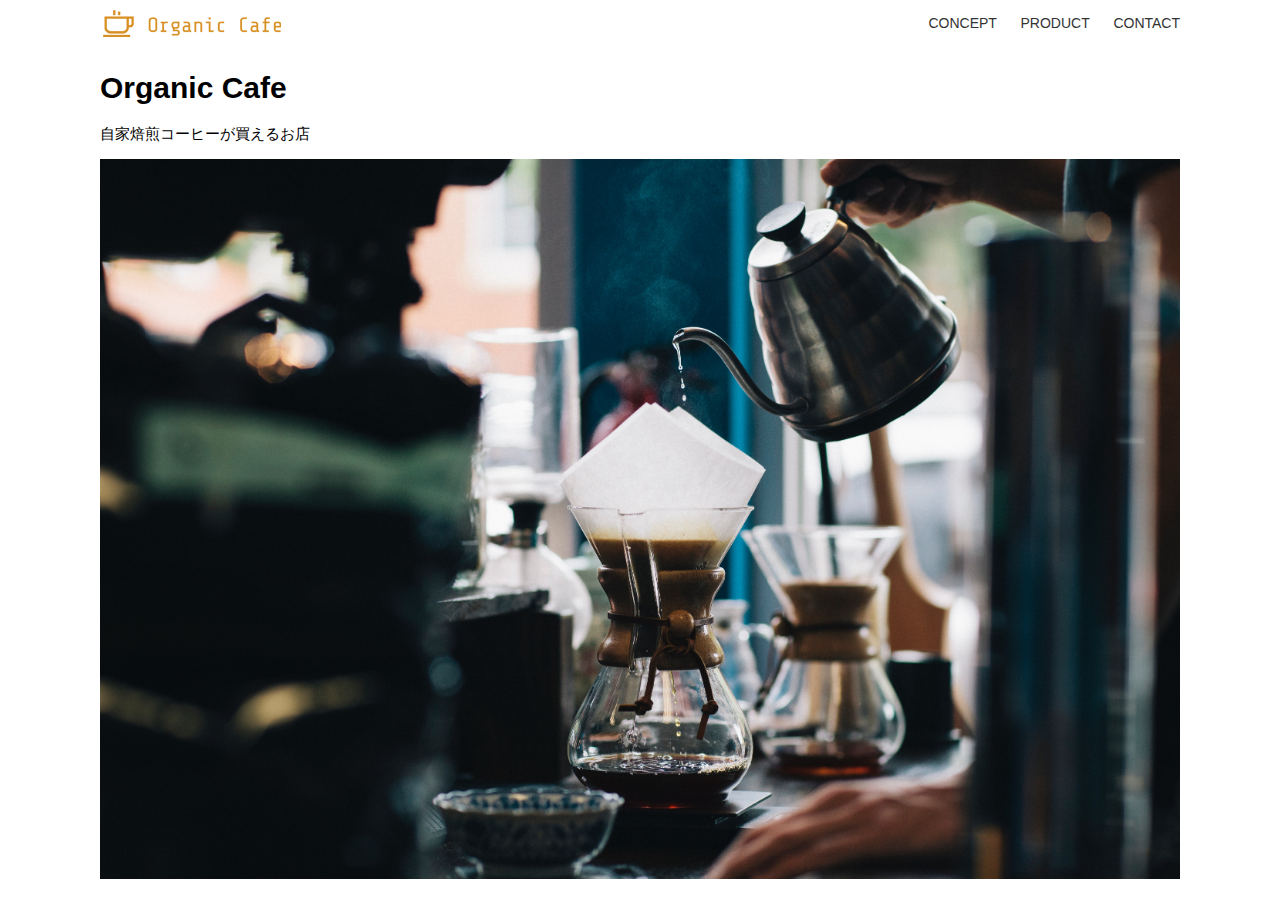
<file: kadai_013/index.html>
<!DOCTYPE html>
<html>
<head>
  <title>Organic Cafe</title>
  <meta charset="UTF-8" />
  <meta name="description" content="自家焙煎のコーヒーがお家で楽しめるOrganic Cafeの公式サイトです。" />
  <meta name="viewport" content="width=device-width, initial-scale=1.0" />
  <link rel="stylesheet" href="style.css" />
</head>
<body>
  <!-- ヘッダー -->
  <header>
    <!-- ロゴ -->
    <a href="index.html" id="logo"><img src="images/logo.png" alt="トップページに戻る" /></a>

    <!-- PC用ナビゲーション -->
    <nav id="nav-pc">
      <a href="index.html#concept">CONCEPT</a>
      <a href="index.html#product">PRODUCT</a>
      <a href="index.html#contact">CONTACT</a>
    </nav>

    <!-- スマホ用ハンバーガーメニュー -->
    <img id="menu-sp" src="images/button-menu.png" alt="ナビゲーションを開く"
         onclick="document.getElementById('nav-sp').style.display = 'block'" />
     <!-- スマホ用ナビゲーション -->
    <nav id="nav-sp" style="display: none;">
      <!-- 閉じるボタン -->
      <img id="close" src="images/button-close.png" alt="ナビゲーションを閉じる"
           onclick="document.getElementById('nav-sp').style.display = 'none'" />

      <!-- ロゴ -->
      <a id="logo-sp" href="index.html" onclick="document.getElementById('nav-sp').style.display = 'none'">
        <img src="images/logo-sp.png" alt="トップページに戻る" />
      </a>

      <!-- メニュー -->
      <a class="menu" href="index.html#concept"
         onclick="document.getElementById('nav-sp').style.display = 'none'">CONCEPT</a>
      <a class="menu" href="index.html#product"
         onclick="document.getElementById('nav-sp').style.display = 'none'">PRODUCT</a>
      <a class="menu" href="index.html#contact"
         onclick="document.getElementById('nav-sp').style.display = 'none'">CONTACT</a>
    </nav>
  </header>
        

  <main>
    <article>
      <!-- メインビジュアル -->
      <section id="main-visual">
        <div id="main-message">
          <h1>Organic Cafe</h1>
          <p>自家焙煎コーヒーが買えるお店</p>
        </div>
        <img src="images/main-image.jpg" alt="コーヒーをハンドドリップで淹れている様子" />
      </section>
    </article>
  </main>
</body>
</html>
</file>
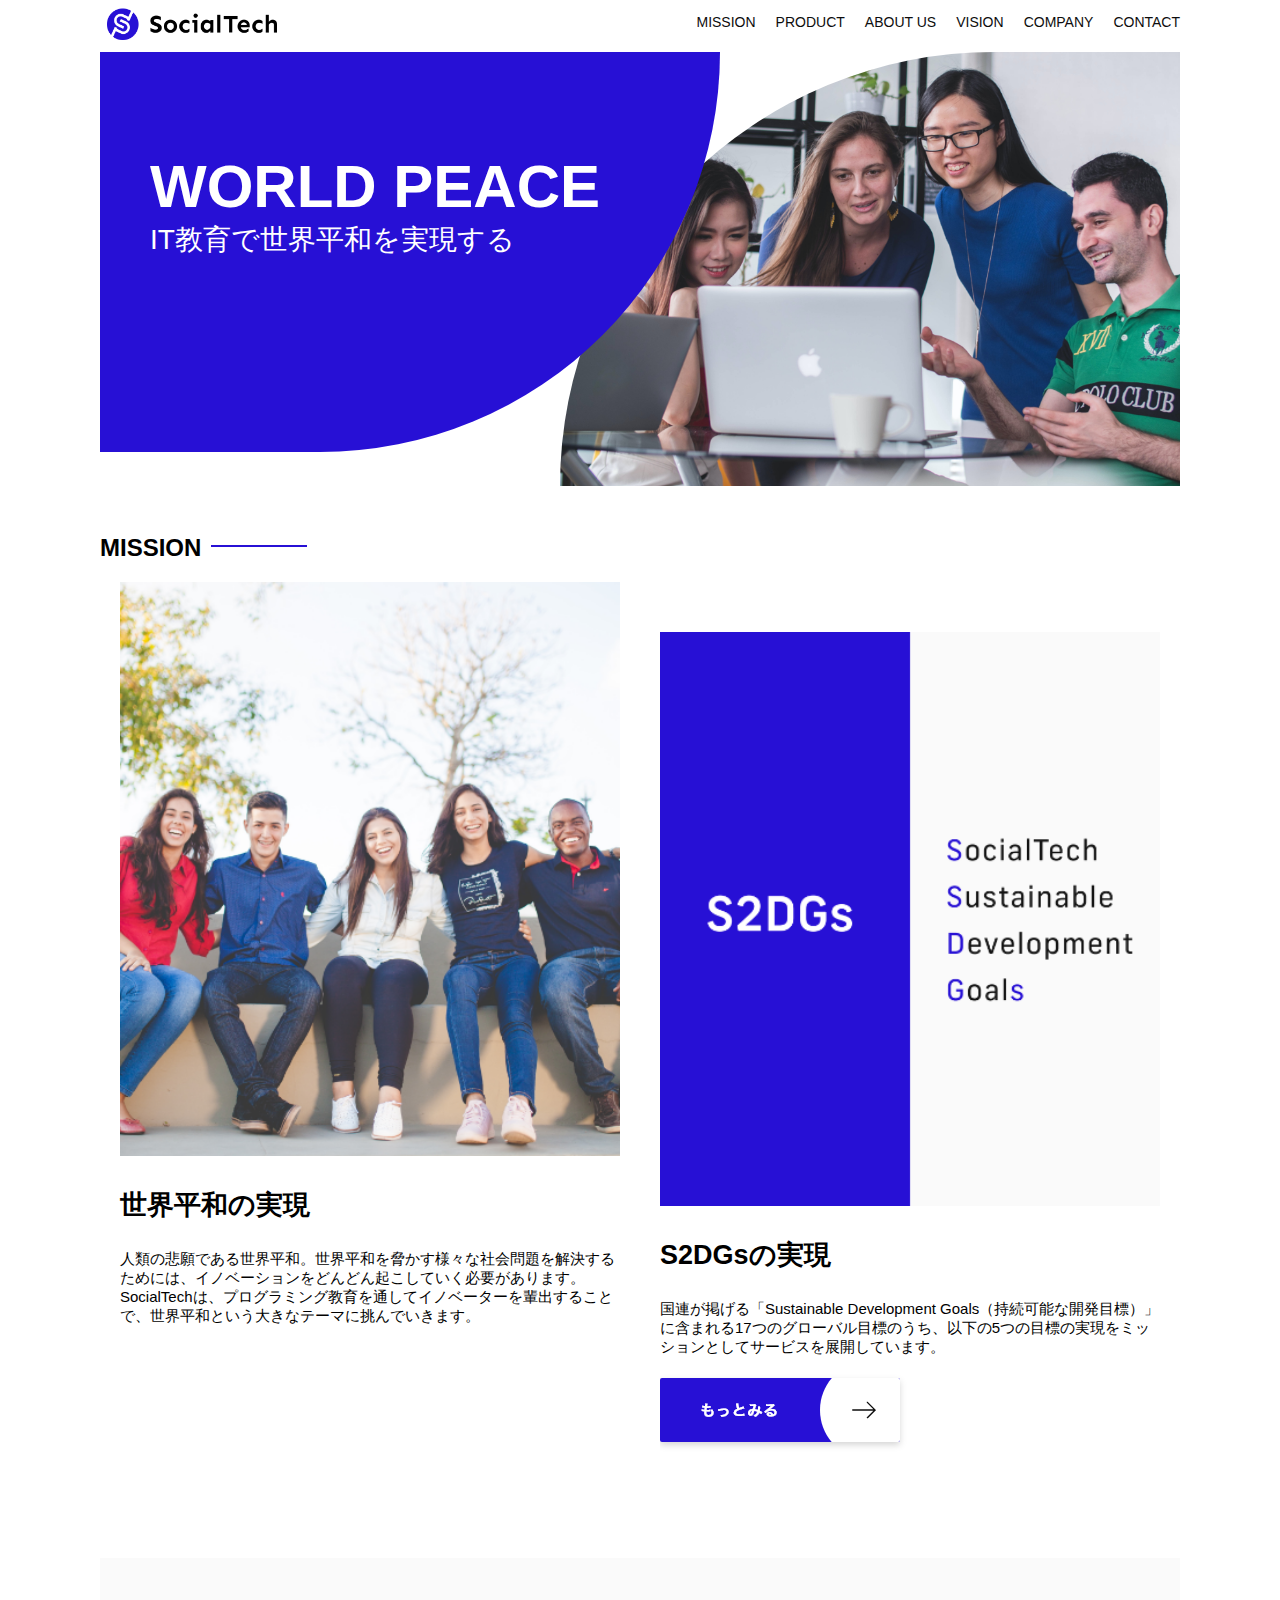
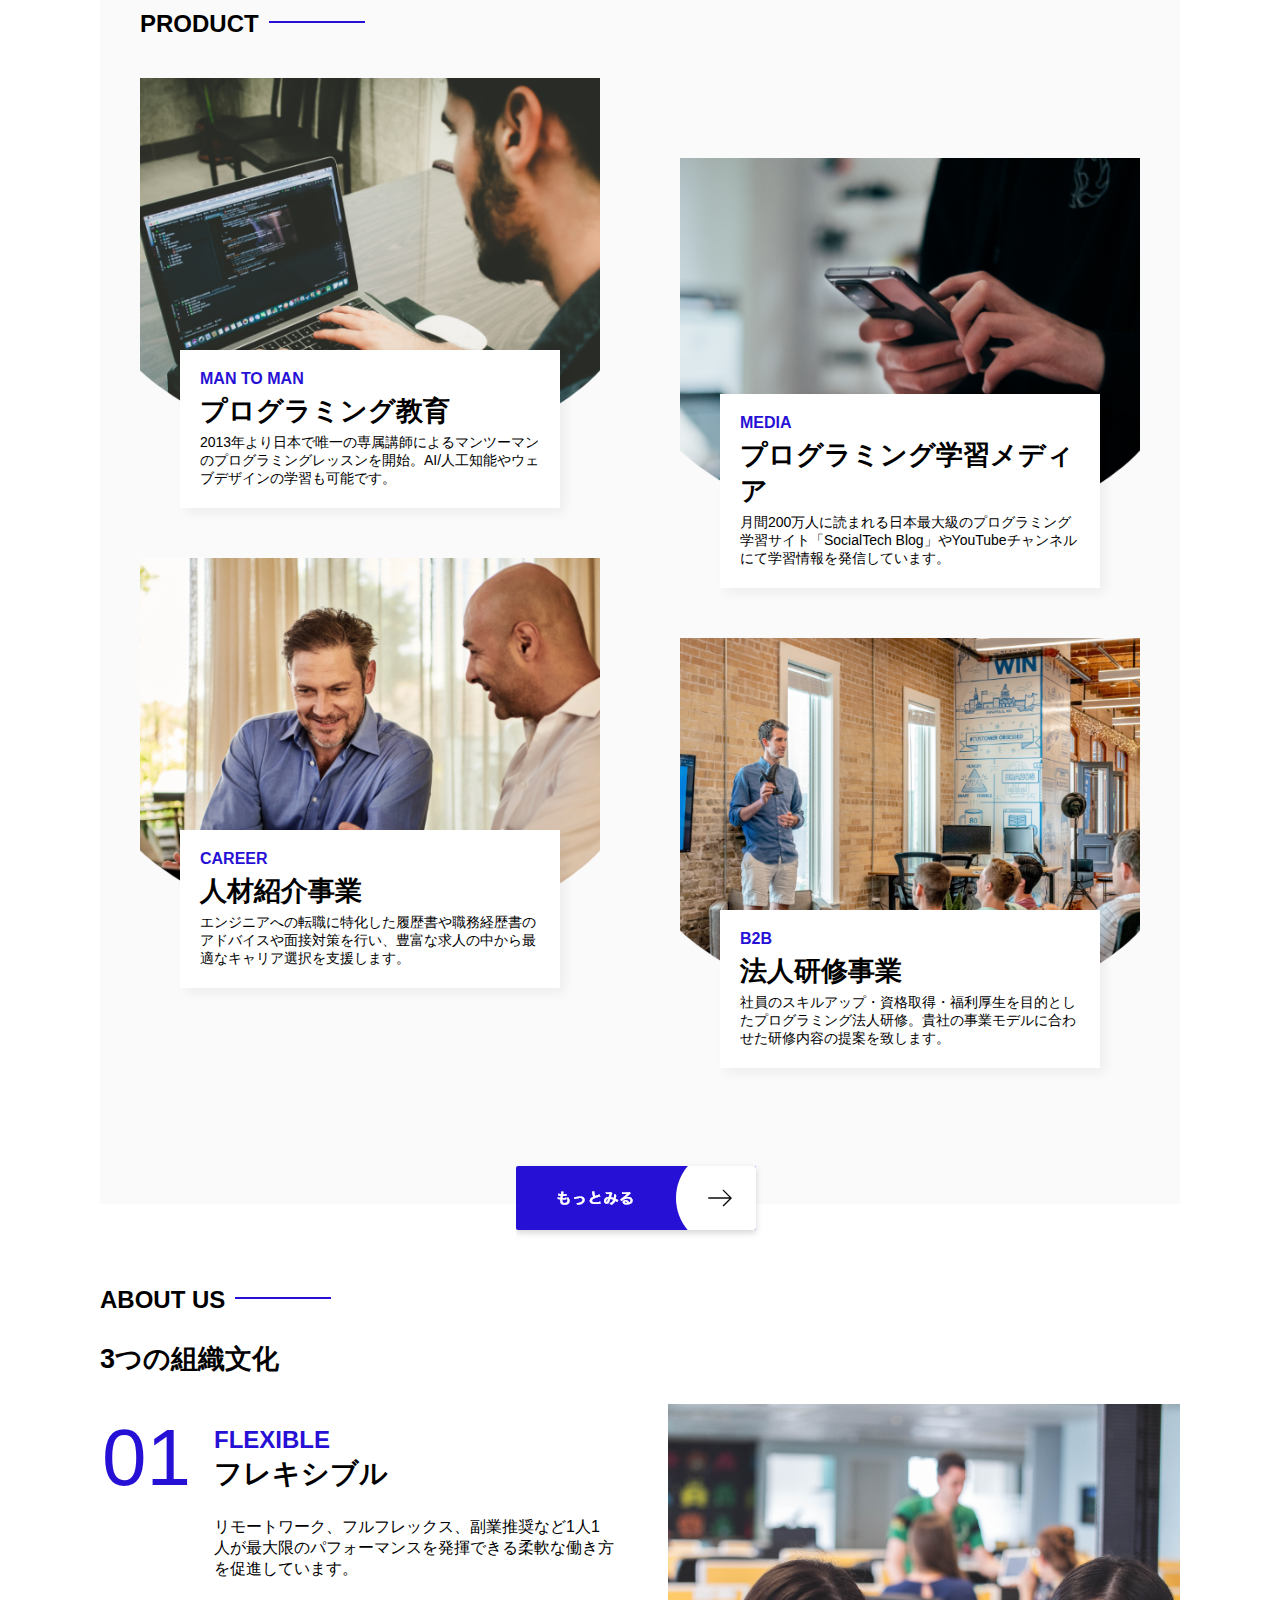
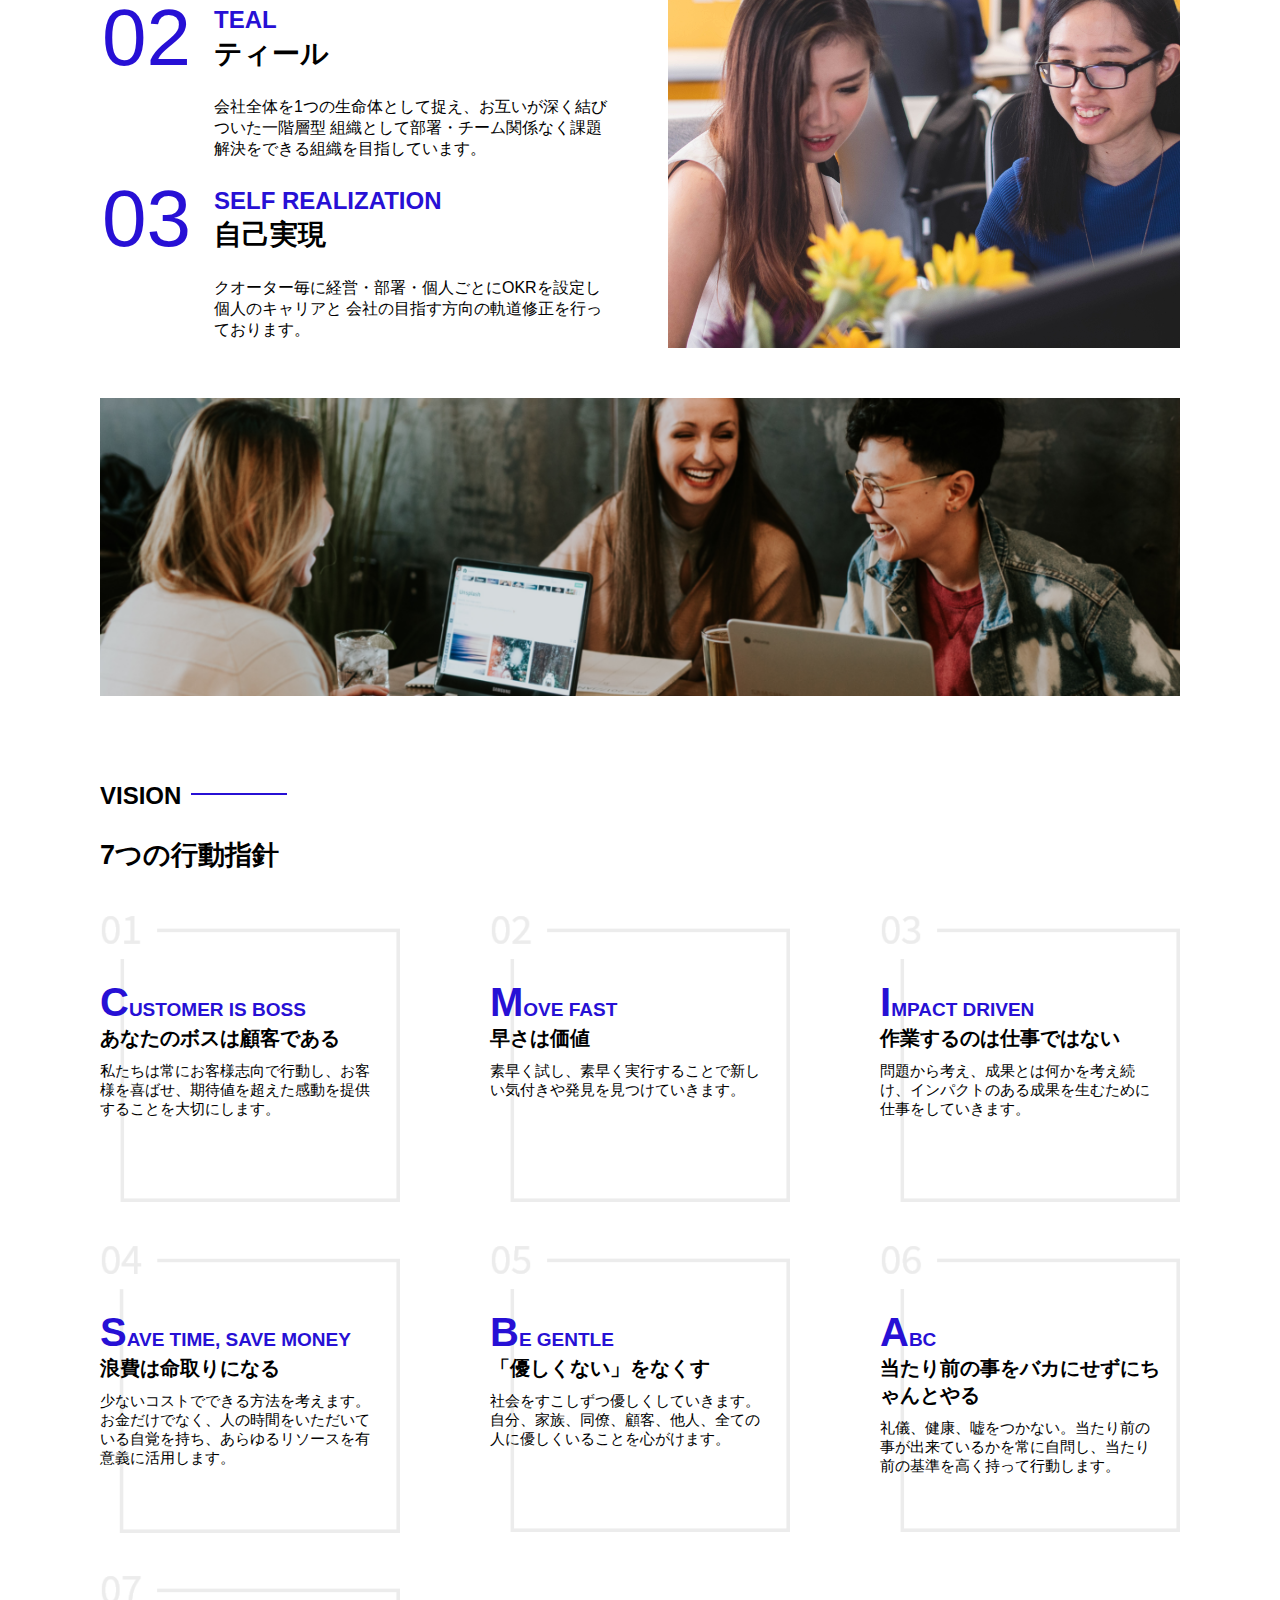
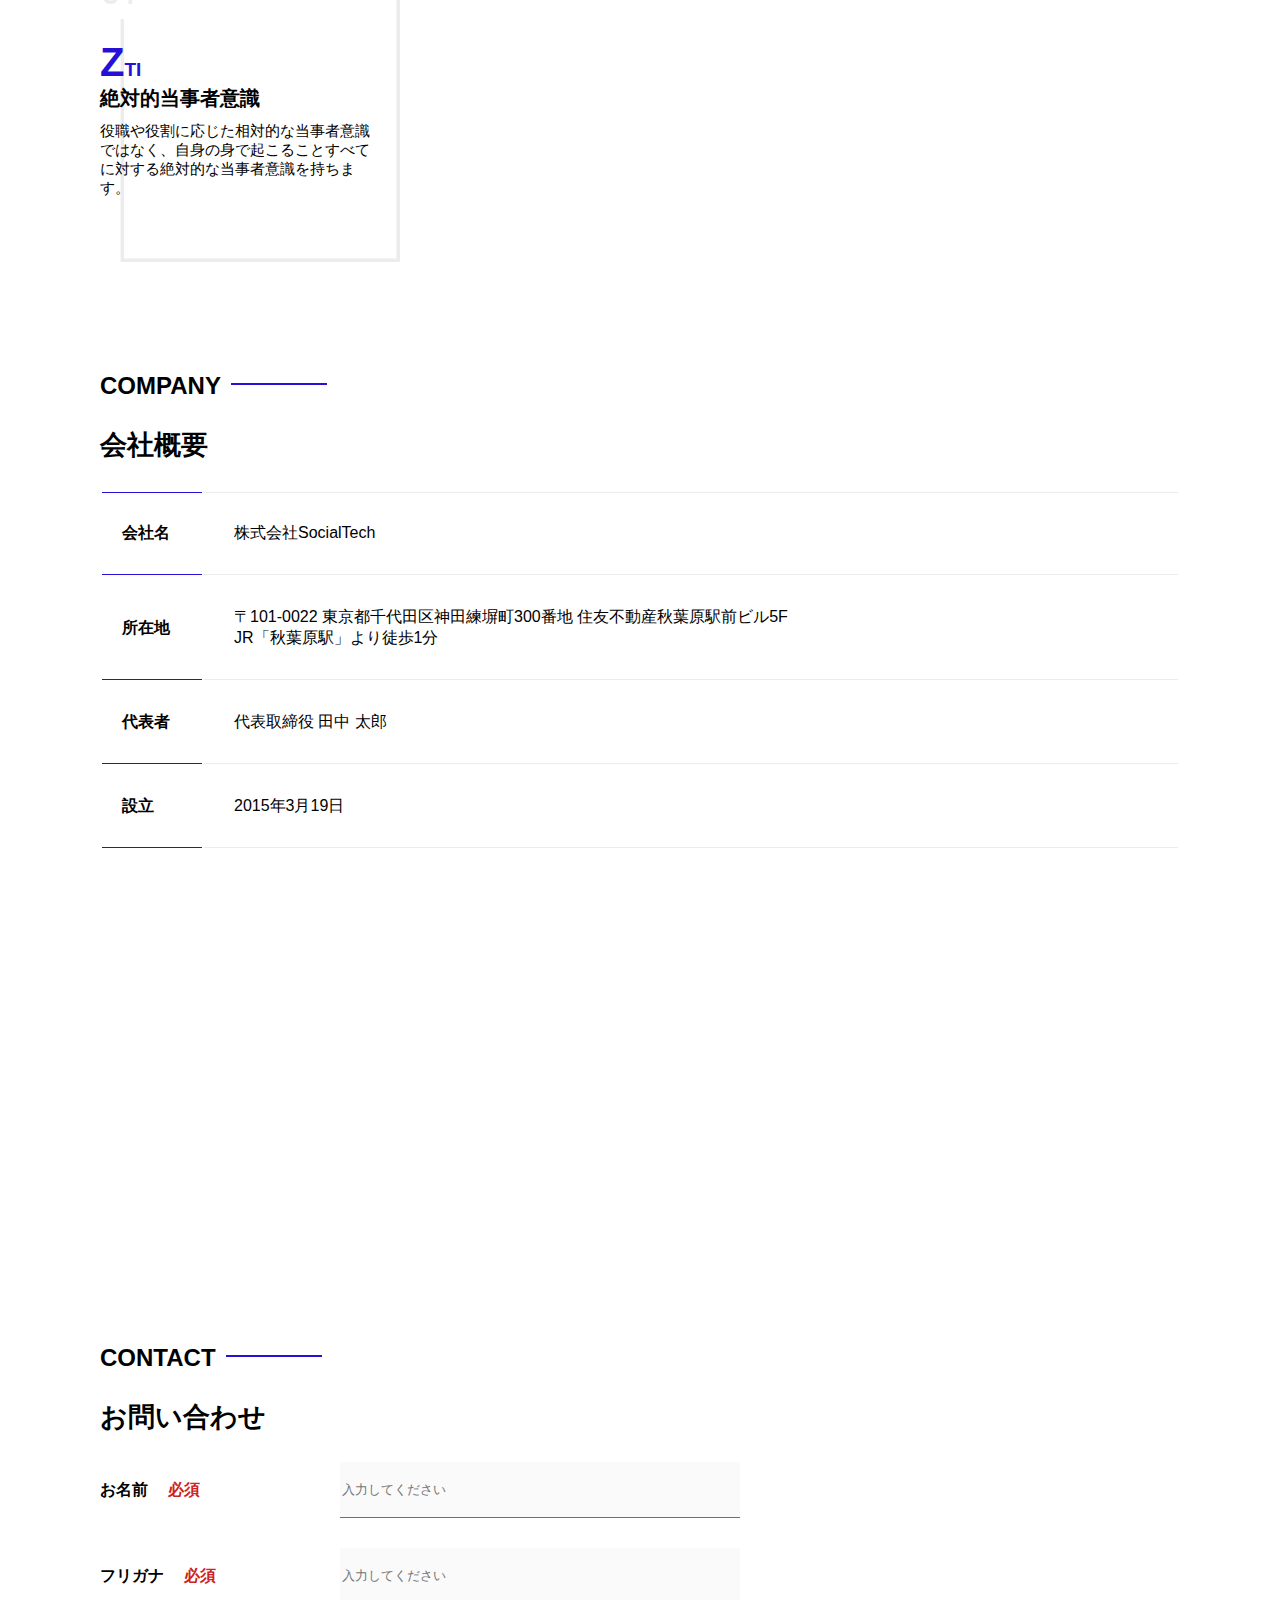
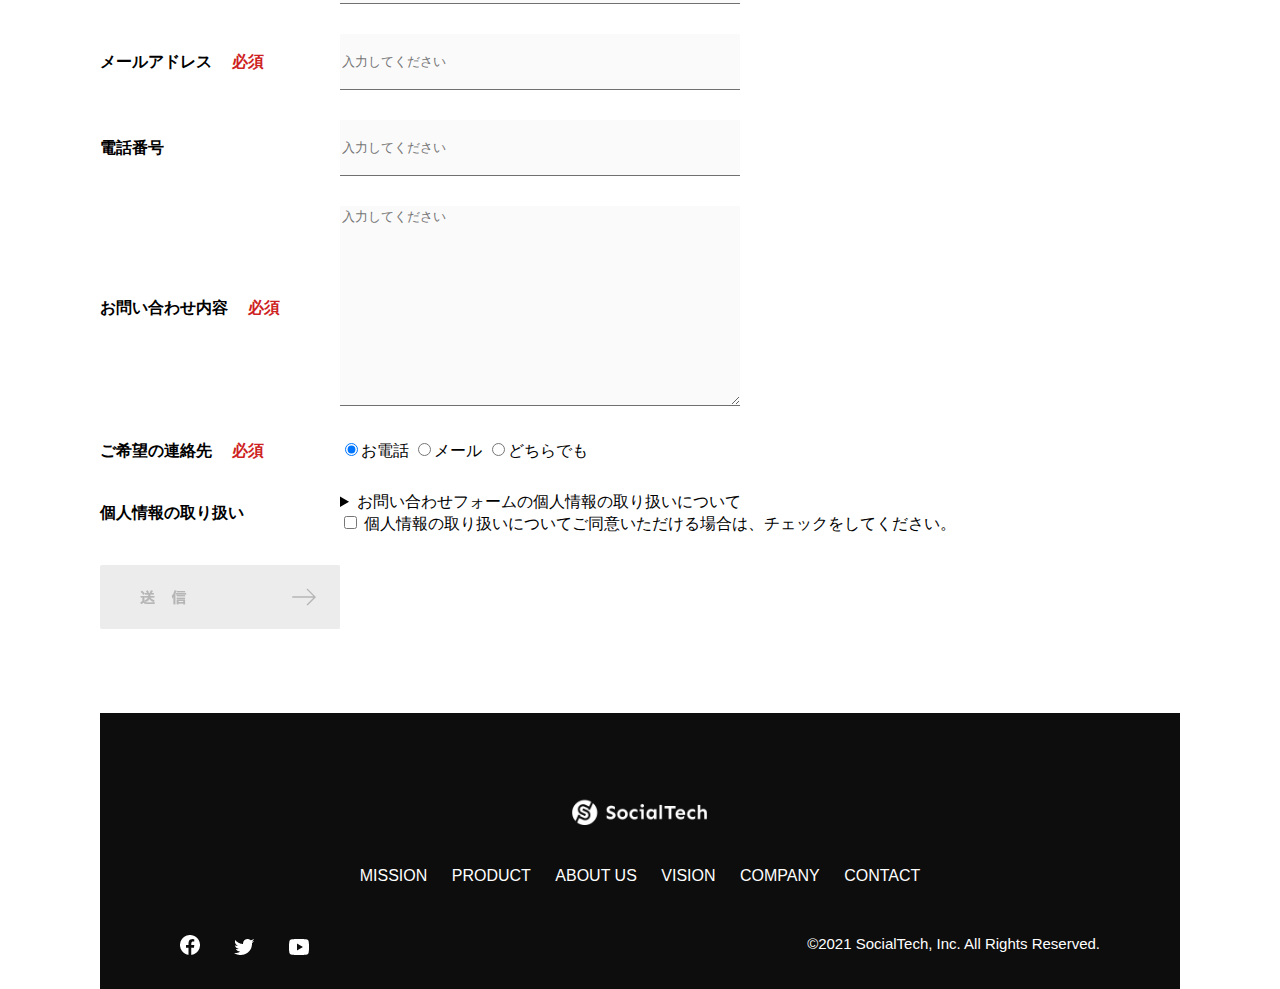
<file: socialtech/index.html>
<!DOCTYPE html>
<html>
<head>
   <meta name="google" content="notranslate">
 
  <title>SocialTech</title>
  <meta charset="UTF-8">
  <meta name="description" content="SocialTechはEdTech業界のリーディングカンパニーを目指します。">
  <meta name="viewport" content="width=device-width, initial-scale=1.0">
  <link rel="stylesheet" href="style.css">
</head>
<!--======== 前略 ========-->
<!-- ヘッダー -->
  <header>
     <!-- ロゴ -->
     <a href="wk_index.html" id="logo">
       <img src="images/logo.png" alt="トップページに戻る">
     </a> 
      <!-- PC用ナビゲーション -->
     <nav id="nav-pc">
        <ul>
         <li><a href="mission.html">MISSION</a></li>
         <li><a href="product.html">PRODUCT</a></li>
         <li><a href="index.html#aboutus">ABOUT US</a></li>
         <li><a href="index.html#vision">VISION</a></li>
         <li><a href="index.html#company">COMPANY</a></li>
         <li><a href="index.html#contact">CONTACT</a></li>
        </ul>
    </nav> 
       <!-- スマホ用メニューボタン -->
       <button id="menu-sp" onclick="document.getElementById('nav-sp').style.display = 'block'">
        <img src="images/button-menu.png" alt="ナビゲーションを開く">
      </button>
       <!-- スマホ用ナビゲーション -->
       <div id="nav-sp">
         <button id="close" onclick="document.getElementById('nav-sp').style.display = 'none'">
           <img src="images/button-close.png" alt="ナビゲーションを閉じる">
         </button>
 
         <nav>
           <ul>
             <li>
               <a id="logo-sp" href="index.html" onclick="document.getElementById('nav-sp').style.display = 'none'"><img src="images/logo-sp.png" alt="トップページに戻る"></a>
             </li>
             <li><a class="menu" href="mission.html" onclick="document.getElementById('nav-sp').style.display = 'none'">MISSION</a></li>
             <li><a class="menu" href="product.html" onclick="document.getElementById('nav-sp').style.display = 'none'">PRODUCT</a></li>
             <li><a class="menu" href="index.html#aboutus" onclick="document.getElementById('nav-sp').style.display = 'none'">ABOUT US</a></li>
             <li><a class="menu" href="index.html#vision" onclick="document.getElementById('nav-sp').style.display = 'none'">VISION</a></li>
             <li><a class="menu" href="index.html#company" onclick="document.getElementById('nav-sp').style.display = 'none'">COMPANY</a></li>
             <li><a class="menu" href="index.html#contact" onclick="document.getElementById('nav-sp').style.display = 'none'">CONTACT</a></li>
           </ul>
         </nav>
         <div id="sns">
           <a href="https://www.facebook.com/sejuku2013">
             <img src="images/button-facebook.png" alt="Facebookのリンク">
           </a>
           <a href="https://twitter.com/samuraijuku">
             <img src="images/button-twitter.png" alt="Twitterのリンク">
           </a>
           <a href="https://www.youtube.com/channel/UCCFOQO5aDK0xXam4cUQXT8g">
             <img src="images/button-youtube.png" alt="YouTubeのリンク">
           </a>
         </div>
       </div>
  </header>

<!--======== 後略 ========-->
<!--======== 前略 ========-->

  <main>
    <article>
      <!-- メインビジュアル -->
      <section id="main-visual">
        <div id="main-message">
          <h1>WORLD PEACE</h1>
          <p>IT教育で世界平和を実現する</p>
        </div>
        <img src="images/index/index-main.png" alt="PCの周りに集まる多国籍の仲間たち">
      </section>
<!--======== 前略 ========-->

      <!--ミッション-->
      <section id="mission">
        <h2 class="index-h2">MISSION</h2>
        <div id="mission-flex">
          <div>
            <img id="mission-photo" src="images/index/index-mission.png" alt="屋外のベンチで写真を撮影する多国籍の仲間たち">
            <h3>世界平和の実現</h3>
            <p>
              人類の悲願である世界平和。世界平和を脅かす様々な社会問題を解決するためには、イノベーションをどんどん起こしていく必要があります。SocialTechは、プログラミング教育を通してイノベーターを輩出することで、世界平和という大きなテーマに挑んでいきます。
            </p>
          </div>
          <div>
            <img id="s2dgs" src="images/index/s2dgs.png" alt="S2DGs">
            <h3>S2DGsの実現</h3>
            <p>国連が掲げる「Sustainable Development
              Goals（持続可能な開発目標）」に含まれる17つのグローバル目標のうち、以下の5つの目標の実現をミッションとしてサービスを展開しています。</p>
            <a href="mission.html">
              <img src="images/button-more.png" alt="もっとみる">
            </a>
          </div>
        </div>
      </section>
<!--======== 前略 ========-->

 <!--======== 前略 ========-->

      <!-- プロダクト -->
      <section id="product">
        <h2 class="index-h2">PRODUCT</h2>
       <div class="product-flex">

          <div id="product-left">
            <div>
              <img class="product-photo" src="images/index/index-mantoman.png" alt="PCでコードを書く男性">
              <div class="product-explain">
                <span>MAN TO MAN</span>
                <h3>プログラミング教育</h3>
                <p>2013年より日本で唯一の専属講師によるマンツーマンのプログラミングレッスンを開始。AI/人工知能やウェブデザインの学習も可能です。</p>
              </div>
            </div>
            <div>
              <img class="product-photo" src="images/index/index-career.png" alt="笑顔で話し合う2人の男性">
              <div class="product-explain">
                <span>CAREER</span>
                <h3>人材紹介事業</h3>
                <p>エンジニアへの転職に特化した履歴書や職務経歴書のアドバイスや面接対策を行い、豊富な求人の中から最適なキャリア選択を支援します。</p>
              </div>
            </div>
          </div>
          <div id="product-right">
            <div>
              <img class="product-photo" src="images/index/index-media.png" alt="スマートフォンを操作する人">
              <div class="product-explain">
                <span>MEDIA</span>
                <h3>プログラミング学習メディア</h3>
                <p>月間200万人に読まれる日本最大級のプログラミング学習サイト「SocialTech
                  Blog」やYouTubeチャンネルにて学習情報を発信しています。</p>
              </div>
            </div>
            <div>
              <img class="product-photo" src="images/index/index-b2b.png" alt="講演中の男性とそれを聴く人々">
              <div class="product-explain">
                <span>B2B</span>
                <h3>法人研修事業</h3>
                <p>社員のスキルアップ・資格取得・福利厚生を目的としたプログラミング法人研修。貴社の事業モデルに合わせた研修内容の提案を致します。</p>
              </div>
            </div>
          </div>
        </div>
        <div id="product-more">
          <a href="product.html">
            <img src="images/button-more.png" alt="もっとみる">
          </a>
        </div>        
      </section>
<!--======== 前略 ========-->

        <!-- ABOUT US -->
        <section id="aboutus">
          <h2 class="index-h2">ABOUT US</h2>
          <h3>3つの組織文化</h3>
          <div>
            <table class="culture-table">
              <tr>
                <td class="culture-num">01</td>
                <th><span class="culture-en">FLEXIBLE</span><br>フレキシブル</th>
              </tr>
              <tr>
                <td>
                  <!--空のセル-->
                </td>
                <td class="culture-description">リモートワーク、フルフレックス、副業推奨など1人1人が最大限のパフォーマンスを発揮できる柔軟な働き方を促進しています。</td>
              </tr>
              <tr>
                <td class="culture-num">02</td>
                <th><span class="culture-en">TEAL</span><br>ティール</th>
              </tr>
              <tr>
                <td>
                  <!--空のセル-->
                </td>
                <td class="culture-description">会社全体を1つの生命体として捉え、お互いが深く結びついた一階層型 組織として部署・チーム関係なく課題解決をできる組織を目指しています。</td>
              </tr>
              <tr>
                <td class="culture-num">03</td>
                <th><span class="culture-en">SELF REALIZATION</span><br>自己実現</th>
              </tr>
              <tr>
                <td>
                  <!--空のセル-->
                </td>
                <td class="culture-description">クオーター毎に経営・部署・個人ごとにOKRを設定し個人のキャリアと 会社の目指す方向の軌道修正を行っております。</td>
              </tr>
            </table>
            <img class="culture-img" src="images/index/index-aboutus1.png" alt="笑顔で話し合う2人の女性">
          </div>
          <img class="culture-img2" src="images/index/index-aboutus2.png" alt="笑顔で話し合う3人の男女">
        </section>
<!--======== 前略 ========-->

        <!-- VISION -->
        <section id="vision">
          <h2 class="index-h2">VISION</h2>
          <h3>7つの行動指針</h3>
          <div>
            <div class="vision-box">
              <img src="images/index/vision-01.png" alt="01">
              <div>
                <h4>CUSTOMER IS BOSS</h4>
                <h5>あなたのボスは顧客である</h5>
                <p>私たちは常にお客様志向で行動し、お客様を喜ばせ、期待値を超えた感動を提供することを大切にします。</p>
              </div>
            </div>
            <div class="vision-box">
              <img src="images/index/vision-02.png" alt="02">
              <div>
                <h4>MOVE FAST</h4>
                <h5>早さは価値</h5>
                <p>素早く試し、素早く実行することで新しい気付きや発見を見つけていきます。</p>
              </div>
            </div>
            <div class="vision-box">
              <img src="images/index/vision-03.png" alt="03">
              <div>
                <h4>IMPACT DRIVEN</h4>
                <h5>作業するのは仕事ではない</h5>
                <p>問題から考え、成果とは何かを考え続け、インパクトのある成果を生むために仕事をしていきます。</p>
              </div>
            </div>
            <div class="vision-box">
              <img src="images/index//vision-04.png" alt="04">
              <div>
                <h4>SAVE TIME, SAVE MONEY</h4>
                <h5>浪費は命取りになる</h5>
                <p>少ないコストでできる方法を考えます。お金だけでなく、人の時間をいただいている自覚を持ち、あらゆるリソースを有意義に活用します。</p>
              </div>
            </div>
            <div class="vision-box">
              <img src="images/index/vision-05.png" alt="05">
              <div>
                <h4>BE GENTLE</h4>
                <h5>「優しくない」をなくす</h5>
                <p>社会をすこしずつ優しくしていきます。自分、家族、同僚、顧客、他人、全ての人に優しくいることを心がけます。</p>
              </div>
            </div>
            <div class="vision-box">
              <img src="images/index/vision-06.png" alt="06">
              <div>
                <h4>ABC</h4>
                <h5>当たり前の事をバカにせずにちゃんとやる</h5>
                <p>礼儀、健康、嘘をつかない。当たり前の事が出来ているかを常に自問し、当たり前の基準を高く持って行動します。</p>
              </div>
            </div>
            <div class="vision-box">
              <img src="images/index/vision-07.png" alt="07">
              <div>
                <h4>ZTI</h4>
                <h5>絶対的当事者意識</h5>
                <p>役職や役割に応じた相対的な当事者意識ではなく、自身の身で起こることすべてに対する絶対的な当事者意識を持ちます。</p>
              </div>
            </div>
          </div>
        </section>
<!--======== 前略 ========-->

        <!-- COMPANY -->
        <section id="company">
          <h2 class="index-h2">COMPANY</h2>
          <h3>会社概要</h3>
          <table id="company-table">
            <tr>
              <th class="tableheader tableheader-first">会社名</th>
              <td class="cell cell-first">株式会社SocialTech</td>
            </tr>
            <tr>
              <th class="tableheader">所在地</th>
              <td class="cell">〒101-0022 東京都千代田区神田練塀町300番地 住友不動産秋葉原駅前ビル5F<br>JR「秋葉原駅」より徒歩1分</td>
            </tr>
            <tr>
              <th class="tableheader">代表者</th>
              <td class="cell">代表取締役 田中 太郎</td>
            </tr>
            <tr>
              <th class="tableheader">設立</th>
              <td class="cell">2015年3月19日</td>
            </tr>
          </table>
          <iframe src="https://www.google.com/maps/embed?pb=!1m18!1m12!1m3!1d3240.0688551336807!2d139.7720776771055!3d35.69992317258124!2m3!1f0!2f0!3f0!3m2!1i1024!2i768!4f13.1!3m3!1m2!1s0x60188fee13660e23%3A0x77137876edf742ac!2z5L2P5Y-L5LiN5YuV55Sj56eL6JGJ5Y6f6aeF5YmN44OT44Or!5e0!3m2!1sja!2sjp!4v1704858013291!5m2!1sja!2sjp" style="border: 0" allowfullscreen="" loading="lazy"></iframe>
        </section>
<!--======== 前略 ========-->

        <!-- お問い合わせフォーム -->
        <section id="contact">
          <h2 class="index-h2">CONTACT</h2>
          <h3>お問い合わせ</h3>
          <form>
            <div>
              <div class="contact-heading">
                <label class="contact-label">お名前<span class="contact-span">必須</span></label>
              </div>
              <div>
                <input type="text" name="name" placeholder="入力してください" class="contact-textbox">
              </div>
            </div>
            <div>
              <div class="contact-heading">
                <label class="contact-label">フリガナ<span class="contact-span">必須</span></label>
              </div>
              <div>
                <input type="text" name="hurigana" placeholder="入力してください" class="contact-textbox">
              </div>
            </div>
            <div>
              <div class="contact-heading">
                <label class="contact-label">メールアドレス<span class="contact-span">必須</span></label>
              </div>
              <div>
                <input type="text" name="email" placeholder="入力してください" class="contact-textbox">
              </div>
            </div>
            <div>
              <div class="contact-heading">
                <label class="contact-label">電話番号</label>
              </div>
              <div>
                <input type="text" name="tel" placeholder="入力してください" class="contact-textbox">
              </div>
            </div>
            <div>
              <div class="contact-heading">
                <label class="contact-label">お問い合わせ内容<span class="contact-span">必須</span></label>
              </div>
              <div>
                <textarea class="contact-textarea" placeholder="入力してください" name="message"></textarea>
              </div>
            </div>
            <div>
              <div class="contact-heading">
                <label class="contact-label">ご希望の連絡先<span class="contact-span">必須</span></label>
              </div>
              <div><input class="radiobutton" type="radio" value="tel" name="contact" checked><label>お電話</label> <input class="radiobutton" type="radio" value="mail" name="contact"><label>メール</label> <input class="radiobutton" type="radio" value="both" name="contact"><label>どちらでも</label></div>
            </div>
            <div>
              <div class="contact-heading">
                <label class="contact-label">個人情報の取り扱い</label>
              </div>
              <div>
                <details>
                  <summary>お問い合わせフォームの個人情報の取り扱いについて</summary>
                  <div>
                    <dl>
                      <dt>１．組織の名称又は氏名</dt>
                      <dd>株式会社SocialTech</dd>
                      <dt>２．個人情報保護管理者（若しくはその代理人）の氏名又は職名、所属及び連絡先</dt>
                      <dd>
                        <p>鈴木 一郎 コーポレート部</p>
                        <p>メールアドレス：samurai@example.com</p>
                        <p>TEL：03-1234-5678</p>
                      </dd>
                      <dt>３．個人情報の利用目的</dt>
                      <dd>
                        <ul>
                          <li>・本サービス及び本サービスに関連する情報の提供又はそれらに関する連絡のため</li>
                          <li>・ユーザーの本人確認のため</li>
                          <li>・当社サービスのご案内のため</li>
                          <li>・当社の商品等の広告または宣伝（電子メールによるものを含むものとします。）</li>
                        </ul>
                      </dd>
                      <dt>４．個人情報の取り扱い業務の委託</dt>
                      <dd>個人情報の取扱業務の全部または一部を外部に業務委託する場合があります。その際、弊社は、個人情報を適切に保護できる管理体制を敷き実行していることを条件として委託先を厳選したうえで、機密保持契約を委託先と締結し、お客様の個人情報を厳密に管理させます。</dd>
                      <dt>５．個人情報の開示等の請求</dt>
                      <dd>
                        お客様は、弊社に対してご自身の個人情報の開示等（利用目的の通知、開示、内容の訂正・追加・削除、利用の停止または消去、第三者への提供の停止）に関して、当社問合わせ窓口に申し出ることができます。<br>
                        その際、弊社はお客様ご本人を確認させていただいたうえで、合理的な期間内に対応いたします。<br>
                        なお、個人情報に関する弊社問合わせ先は、次の通りです。
                      </dd>
                      <dd>
                        <p>株式会社SocialTech　個人情報問合せ窓口</p>
                        <p>〒150-0043　東京都千代田区神田練塀町300番地 住友不動産秋葉原駅前ビル5F</p>
                        <p>メールアドレス：samurai@example.com　TEL：03-1234-5678</p>
                      </dd>

                      <dt>６．個人情報を提供されることの任意性について</dt>
                      <dd>お客様がご自身の個人情報を弊社に提供されるか否かは、お客様のご判断によりますが、もしご提供されない場合には、適切なサービスが提供できない場合がありますので予めご了承ください。</dd>
                    </dl>
                  </div>
                </details>
                <input type="checkbox" name="agree">
                <span>個人情報の取り扱いについてご同意いただける場合は、チェックをしてください。</span>
              </div>
            </div>
            <input type="image" src="images/button-submit.png" alt="送信する">
          </form>
        </section>
      </article>
    </main>

<!--======== 前略 ========-->

    <footer>
      <div id="footer-logo">
        <img src="images/logo-sp.png" alt="SocialTech">
      </div>
      <div id="footer-link">
        <a href="mission.html">MISSION</a>
        <a href="product.html">PRODUCT</a>
        <a href="index.html#aboutus">ABOUT US</a>
        <a href="index.html#vision">VISION</a>
        <a href="index.html#company">COMPANY</a>
        <a href="index.html#contact">CONTACT</a>
      </div>
       <div id="sns-footer">
         <div class="sns-btns">
           <a href="https://www.facebook.com/sejuku2013"><img src="images/button-facebook.png" alt="Facebookのリンク"></a>
           <a href="https://twitter.com/samuraijuku"><img src="images/button-twitter.png" alt="Twitterのリンク"></a>
           <a href="https://www.youtube.com/channel/UCCFOQO5aDK0xXam4cUQXT8g"><img src="images/button-youtube.png" alt="YouTubeのリンク"></a>
         </div>
         <p id="copyright">&copy;2021 SocialTech, Inc. All Rights Reserved.</p>
       </div>
    </footer>

</body>

</html>
</file>
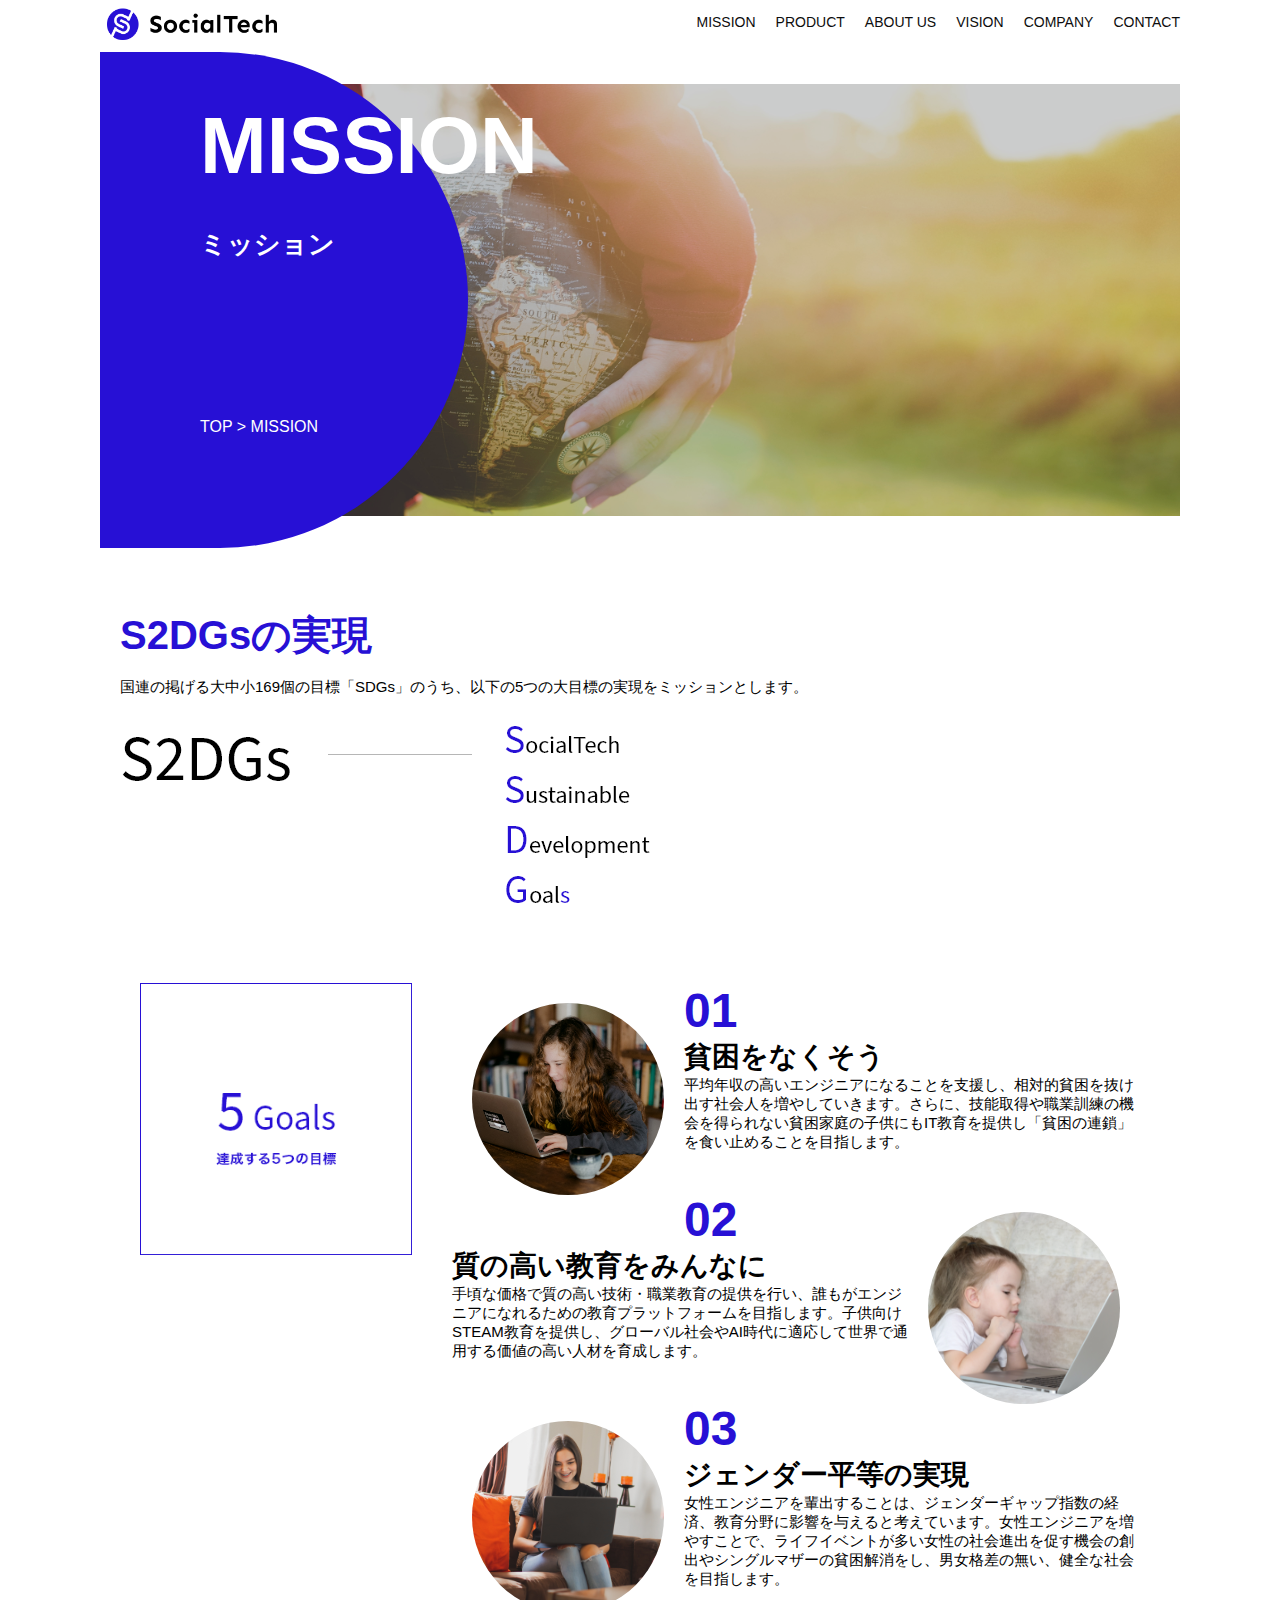
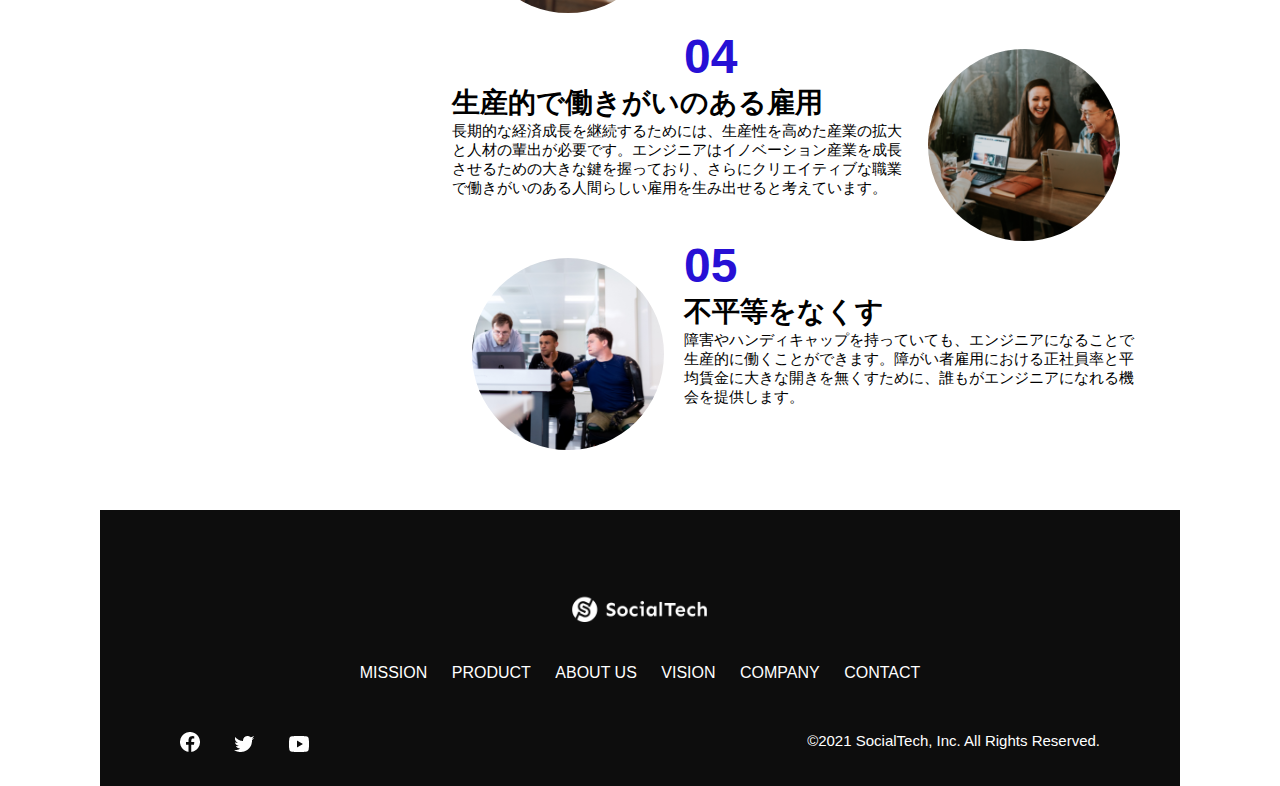
<file: socialtech/mission.html>
<!DOCTYPE html>
<html>
<head>
  <title></title>
  <title>SocialTech - MISSION ミッション -</title>
  <meta charset="UTF-8">
  <meta name="description" content="">
  <meta name="description" content="SocialTechが目指す5つの目標（S2DGs）を紹介します">
  <meta name="viewport" content="width=device-width, initial-scale=1.0">
  <link rel="stylesheet" href="style.css">
</head>

<!--======== 後略 ========-->

  <body>
    <!-- ヘッダー -->
    <header>
      <!-- ロゴ -->
      <a href="index.html" id="logo">
        <img src="images/logo.png" alt="トップページに戻る">
      </a>

      <!-- PC用ナビゲーション -->
      <nav id="nav-pc">
        <ul>
          <li><a href="mission.html">MISSION</a></li>
          <li><a href="product.html">PRODUCT</a></li>
          <li><a href="index.html#aboutus">ABOUT US</a></li>
          <li><a href="index.html#vision">VISION</a></li>
          <li><a href="index.html#company">COMPANY</a></li>
          <li><a href="index.html#contact">CONTACT</a></li>
        </ul>
      </nav>

      <!-- スマホ用メニューボタン -->
      <button id="menu-sp" onclick="document.getElementById('nav-sp').style.display = 'block'">
        <img src="images/button-menu.png" alt="ナビゲーションを開く">
      </button>

      <!-- スマホ用ナビゲーション -->
      <div id="nav-sp">
        <button id="close" onclick="document.getElementById('nav-sp').style.display = 'none'">
          <img src="images/button-close.png" alt="ナビゲーションを閉じる">
        </button>

        <nav>
          <ul>
            <li>
              <a id="logo-sp" href="index.html" onclick="document.getElementById('nav-sp').style.display = 'none'"><img src="images/logo-sp.png" alt="トップページに戻る"></a>
            </li>
            <li><a class="menu" href="mission.html" onclick="document.getElementById('nav-sp').style.display = 'none'">MISSION</a></li>
            <li><a class="menu" href="product.html" onclick="document.getElementById('nav-sp').style.display = 'none'">PRODUCT</a></li>
            <li><a class="menu" href="index.html#aboutus" onclick="document.getElementById('nav-sp').style.display = 'none'">ABOUT US</a></li>
            <li><a class="menu" href="index.html#vision" onclick="document.getElementById('nav-sp').style.display = 'none'">VISION</a></li>
            <li><a class="menu" href="index.html#company" onclick="document.getElementById('nav-sp').style.display = 'none'">COMPANY</a></li>
            <li><a class="menu" href="index.html#contact" onclick="document.getElementById('nav-sp').style.display = 'none'">CONTACT</a></li>
          </ul>
        </nav>
        <div id="sns">
          <a href="https://www.facebook.com/sejuku2013">
            <img src="images/button-facebook.png" alt="Facebookのリンク">
          </a>
          <a href="https://twitter.com/samuraijuku">
            <img src="images/button-twitter.png" alt="Twitterのリンク">
          </a>
          <a href="https://www.youtube.com/channel/UCCFOQO5aDK0xXam4cUQXT8g">
            <img src="images/button-youtube.png" alt="YouTubeのリンク">
          </a>
        </div>
      </div>
    </header>

    <main>
      <article>
              <section id="mission-main">
           <div class="mission-main-inner">
             <div id="mission-title">
               <h1>MISSION<br><span>ミッション</span></h1>
               <p>TOP > MISSION</p>
             </div>
           </div>
         </section>  
              <section id="mission-s2dgs">
            <h2 class="mission-h2">S2DGsの実現</h2>
            <p>国連の掲げる大中小169個の目標「SDGs」のうち、以下の5つの大目標の実現をミッションとします。</p>
            <img src="images/mission/mission-s2dgs.png" alt="S2DGs">
          </section>  
               <section id="mission-five-goals">
           <div class="five-goals-image">
             <img src="images/mission/mission-5goals.png" alt="5Goals">
           </div>
                <div class="five-goals-read">
             <div>
               <img class="fivegoals-image-left" src="images/mission/mission-5goals01.png" alt="PCを操作する女の子">
               <span class="fivegoals-number">01</span>
               <h3 class="fivegoals-h3">貧困をなくそう</h3>
               <p class="fivegoals-p">平均年収の高いエンジニアになることを支援し、相対的貧困を抜け出す社会人を増やしていきます。さらに、技能取得や職業訓練の機会を得られない貧困家庭の子供にもIT教育を提供し「貧困の連鎖」を食い止めることを目指します。</p>
             </div>
             <div>
               <img class="fivegoals-image-right" src="images/mission/mission-5goals02.png" alt="PCを見つめる小さい女の子">
               <span class="fivegoals-number">02</span>
               <h3 class="fivegoals-h3">質の高い教育をみんなに</h3>
               <p class="fivegoals-p">手頃な価格で質の高い技術・職業教育の提供を行い、誰もがエンジニアになれるための教育プラットフォームを目指します。子供向けSTEAM教育を提供し、グローバル社会やAI時代に適応して世界で通用する価値の高い人材を育成します。</p>
             </div>
             <div>
               <img class="fivegoals-image-left" src="images/mission/mission-5goals03.png" alt="PCを操作する女性">
               <span class="fivegoals-number">03</span>
               <h3 class="fivegoals-h3">ジェンダー平等の実現</h3>
               <p class="fivegoals-p">女性エンジニアを輩出することは、ジェンダーギャップ指数の経済、教育分野に影響を与えると考えています。女性エンジニアを増やすことで、ライフイベントが多い女性の社会進出を促す機会の創出やシングルマザーの貧困解消をし、男女格差の無い、健全な社会を目指します。</p>
             </div>
             <div>
               <img class="fivegoals-image-right" src="images/mission/mission-5goals04.png" alt="笑顔で話し合う3人の男女">
               <span class="fivegoals-number">04</span>
               <h3 class="fivegoals-h3">生産的で働きがいのある雇用</h3>
               <p class="fivegoals-p">長期的な経済成長を継続するためには、生産性を高めた産業の拡大と人材の輩出が必要です。エンジニアはイノベーション産業を成長させるための大きな鍵を握っており、さらにクリエイティブな職業で働きがいのある人間らしい雇用を生み出せると考えています。</p>
             </div>
             <div>
               <img class="fivegoals-image-left" src="images/mission/mission-5goals05.png" alt="障害を持つ男性が生き生きと働く様子">
               <span class="fivegoals-number">05</span>
               <h3 class="fivegoals-h3">不平等をなくす</h3>
               <p class="fivegoals-p">障害やハンディキャップを持っていても、エンジニアになることで生産的に働くことができます。障がい者雇用における正社員率と平均賃金に大きな開きを無くすために、誰もがエンジニアになれる機会を提供します。</p>
             </div>
           </div>
         </section>        
      </article>
    </main>

    <footer>
      <div id="footer-logo">
        <img src="images/logo-sp.png" alt="SocialTech">
      </div>
      <div id="footer-link">
        <a href="mission.html">MISSION</a>
        <a href="product.html">PRODUCT</a>
        <a href="index.html#aboutus">ABOUT US</a>
        <a href="index.html#vision">VISION</a>
        <a href="index.html#company">COMPANY</a>
        <a href="index.html#contact">CONTACT</a>
      </div>
      <div id="sns-footer">
        <div class="sns-btns">
          <a href="https://www.facebook.com/sejuku2013"><img src="images/button-facebook.png" alt="Facebookのリンク"></a>
          <a href="https://twitter.com/samuraijuku"><img src="images/button-twitter.png" alt="Twitterのリンク"></a>
          <a href="https://www.youtube.com/channel/UCCFOQO5aDK0xXam4cUQXT8g"><img src="images/button-youtube.png" alt="YouTubeのリンク"></a>
        </div>
        <p id="copyright">&copy;2021 SocialTech, Inc. All Rights Reserved.</p>
      </div>
    </footer>

  </body>
</html>
</file>
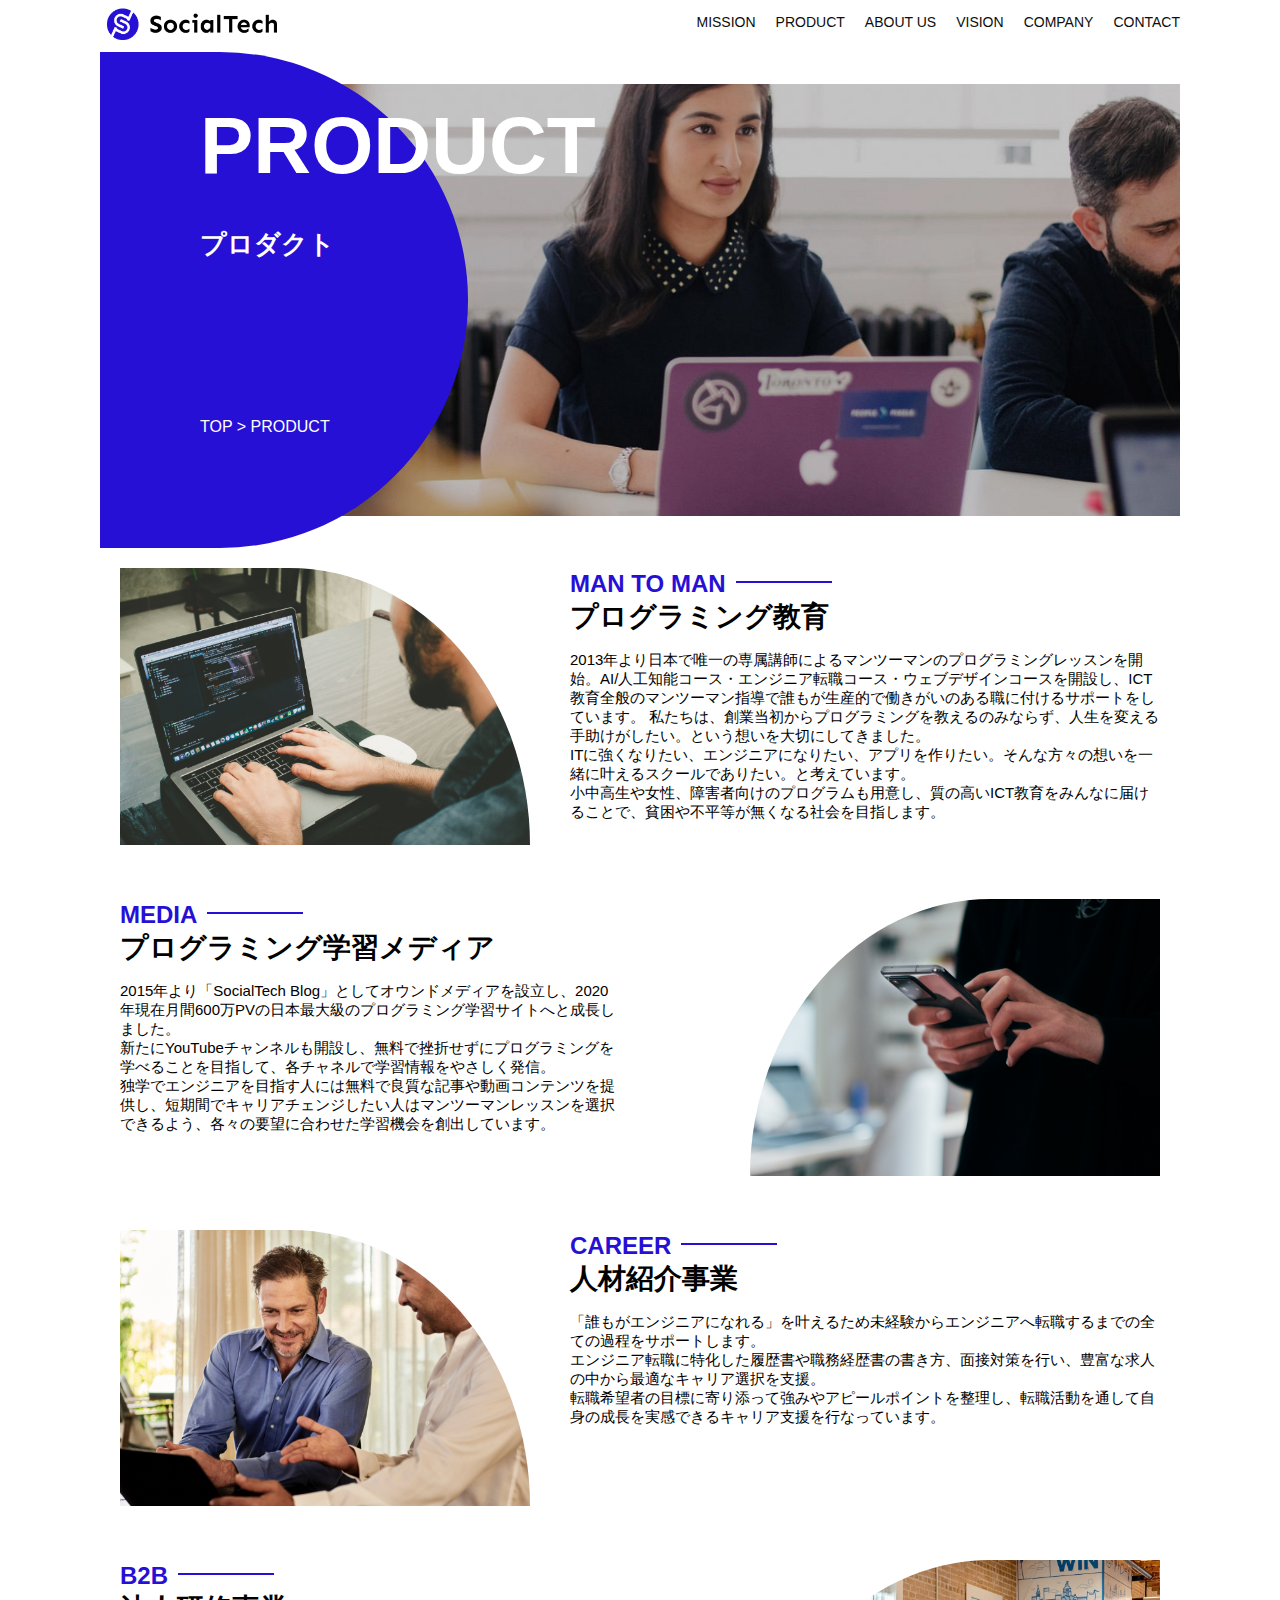
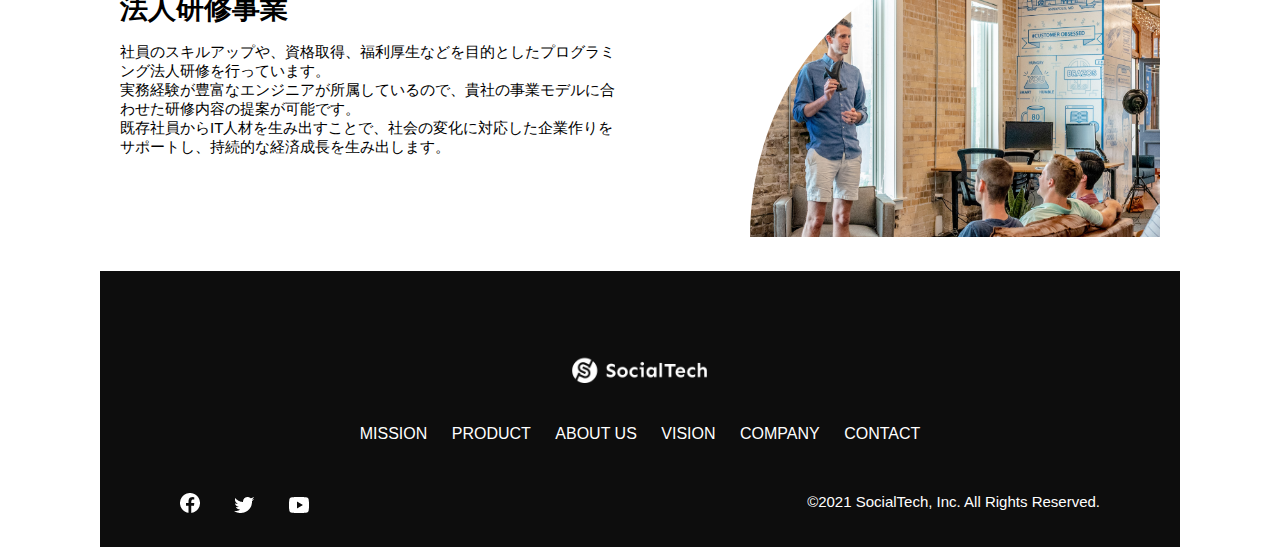
<file: socialtech/product.html>
<!DOCTYPE html>
<html>
<head>
  <title></title>
  <title>SocialTech -PRODUCT プロダクト-</title>
  <meta charset="utf-8">
  <meta name="description" content="">
  <meta name="description" content="SocialTechの4つのプロダクトを紹介します">
  <meta name="viewport" content="width=device-width, initial-scale=1.0">
  <link rel="stylesheet" href="style.css">
</head>

<!--======== 後略 ========-->

  <body>
    <!-- ヘッダー -->
    <header>
      <!-- ロゴ -->
      <a href="index.html" id="logo">
        <img src="images/logo.png" alt="トップページに戻る">
      </a>

      <!-- PC用ナビゲーション -->
      <nav id="nav-pc">
        <ul>
          <li><a href="mission.html">MISSION</a></li>
          <li><a href="product.html">PRODUCT</a></li>
          <li><a href="index.html#aboutus">ABOUT US</a></li>
          <li><a href="index.html#vision">VISION</a></li>
          <li><a href="index.html#company">COMPANY</a></li>
          <li><a href="index.html#contact">CONTACT</a></li>
        </ul>
      </nav>

      <!-- スマホ用メニューボタン -->
      <button id="menu-sp" onclick="document.getElementById('nav-sp').style.display = 'block'">
        <img src="images/button-menu.png" alt="ナビゲーションを開く">
      </button>

      <!-- スマホ用ナビゲーション -->
      <div id="nav-sp">
        <button id="close" onclick="document.getElementById('nav-sp').style.display = 'none'">
          <img src="images/button-close.png" alt="ナビゲーションを閉じる">
        </button>

        <nav>
          <ul>
            <li>
              <a id="logo-sp" href="index.html" onclick="document.getElementById('nav-sp').style.display = 'none'"><img src="images/logo-sp.png" alt="トップページに戻る"></a>
            </li>
            <li><a class="menu" href="mission.html" onclick="document.getElementById('nav-sp').style.display = 'none'">MISSION</a></li>
            <li><a class="menu" href="product.html" onclick="document.getElementById('nav-sp').style.display = 'none'">PRODUCT</a></li>
            <li><a class="menu" href="index.html#aboutus" onclick="document.getElementById('nav-sp').style.display = 'none'">ABOUT US</a></li>
            <li><a class="menu" href="index.html#vision" onclick="document.getElementById('nav-sp').style.display = 'none'">VISION</a></li>
            <li><a class="menu" href="index.html#company" onclick="document.getElementById('nav-sp').style.display = 'none'">COMPANY</a></li>
            <li><a class="menu" href="index.html#contact" onclick="document.getElementById('nav-sp').style.display = 'none'">CONTACT</a></li>
          </ul>
        </nav>
        <div id="sns">
          <a href="https://www.facebook.com/sejuku2013">
            <img src="images/button-facebook.png" alt="Facebookのリンク">
          </a>
          <a href="https://twitter.com/samuraijuku">
            <img src="images/button-twitter.png" alt="Twitterのリンク">
          </a>
          <a href="https://www.youtube.com/channel/UCCFOQO5aDK0xXam4cUQXT8g">
            <img src="images/button-youtube.png" alt="YouTubeのリンク">
          </a>
        </div>
      </div>
    </header>

    <main>
      <article>
                 <section id="product-main">
           <div class="product-main-inner">
             <div id="product-title">
               <h1>PRODUCT<br><span>プロダクト</span></h1>
               <p>TOP > PRODUCT</p>
             </div>
           </div>
         </section>
                 <section class="product-section product-section-left">
           <div class="product-section-img">
             <img src="images/product/product-mantoman.png" alt="PCでコードを書く男性">
           </div>
           <div class="product-read">
             <h2 class="product-h2">MAN TO MAN</h2>
             <h3 class="product-h3">プログラミング教育</h3>
             <p>
               2013年より日本で唯一の専属講師によるマンツーマンのプログラミングレッスンを開始。AI/人工知能コース・エンジニア転職コース・ウェブデザインコースを開設し、ICT教育全般のマンツーマン指導で誰もが生産的で働きがいのある職に付けるサポートをしています。 私たちは、創業当初からプログラミングを教えるのみならず、人生を変える手助けがしたい。という想いを大切にしてきました。<br>ITに強くなりたい、エンジニアになりたい、アプリを作りたい。そんな方々の想いを一緒に叶えるスクールでありたい。と考えています。<br>小中高生や女性、障害者向けのプログラムも用意し、質の高いICT教育をみんなに届けることで、貧困や不平等が無くなる社会を目指します。
             </p>
           </div>
         </section>
 
         <section class="product-section product-section-right">
           <div class="product-read">
             <h2 class="product-h2">MEDIA</h2>
             <h3 class="product-h3">プログラミング学習メディア</h3>
             <p>2015年より「SocialTech Blog」としてオウンドメディアを設立し、2020年現在月間600万PVの日本最大級のプログラミング学習サイトへと成長しました。<br>新たにYouTubeチャンネルも開設し、無料で挫折せずにプログラミングを学べることを目指して、各チャネルで学習情報をやさしく発信。<br>独学でエンジニアを目指す人には無料で良質な記事や動画コンテンツを提供し、短期間でキャリアチェンジしたい人はマンツーマンレッスンを選択できるよう、各々の要望に合わせた学習機会を創出しています。</p>
           </div>
           <div class="product-section-img">
             <img src="images/product/product-media.png" alt="スマートフォンを操作する人">
           </div>
         </section>
 
         <section class="product-section product-section-left">
           <div class="product-section-img">
             <img src="images/product/product-career.png" alt="笑顔で話し合う2人の男性">
           </div>
           <div class="product-read">
             <h2 class="product-h2">CAREER</h2>
             <h3 class="product-h3">人材紹介事業</h3>
             <p>「誰もがエンジニアになれる」を叶えるため未経験からエンジニアへ転職するまでの全ての過程をサポートします。<br>エンジニア転職に特化した履歴書や職務経歴書の書き方、面接対策を行い、豊富な求人の中から最適なキャリア選択を支援。<br>転職希望者の目標に寄り添って強みやアピールポイントを整理し、転職活動を通して自身の成長を実感できるキャリア支援を行なっています。<br></p>
           </div>
         </section>
 
         <section class="product-section product-section-right">
           <div class="product-read">
             <h2 class="product-h2">B2B</h2>
             <h3 class="product-h3">法人研修事業</h3>
             <p>社員のスキルアップや、資格取得、福利厚生などを目的としたプログラミング法人研修を行っています。<br>実務経験が豊富なエンジニアが所属しているので、貴社の事業モデルに合わせた研修内容の提案が可能です。<br>既存社員からIT人材を生み出すことで、社会の変化に対応した企業作りをサポートし、持続的な経済成長を生み出します。</p>
           </div>
           <div class="product-section-img">
             <img src="images/product/product-b2b.png" alt="講演中の男性とそれを聴く人々">
           </div>
         </section> 
      </article>
    </main>

    <footer>
      <div id="footer-logo">
        <img src="images/logo-sp.png" alt="SocialTech">
      </div>
      <div id="footer-link">
        <a href="mission.html">MISSION</a>
        <a href="product.html">PRODUCT</a>
        <a href="index.html#aboutus">ABOUT US</a>
        <a href="index.html#vision">VISION</a>
        <a href="index.html#company">COMPANY</a>
        <a href="index.html#contact">CONTACT</a>
      </div>
      <div id="sns-footer">
        <div class="sns-btns">
          <a href="https://www.facebook.com/sejuku2013"><img src="images/button-facebook.png" alt="Facebookのリンク"></a>
          <a href="https://twitter.com/samuraijuku"><img src="images/button-twitter.png" alt="Twitterのリンク"></a>
          <a href="https://www.youtube.com/channel/UCCFOQO5aDK0xXam4cUQXT8g"><img src="images/button-youtube.png" alt="YouTubeのリンク"></a>
        </div>
        <p id="copyright">&copy;2021 SocialTech, Inc. All Rights Reserved.</p>
      </div>
    </footer>
    
  </body>
</html>
</file>
<file: kadai_013/style.css>
/* ==============================
   共通スタイル（PC / SP 共通）
============================== */
body {
  font-family: "Source Sans Pro", "Hiragino Kaku Gothic ProN", Meiryo, Arial, sans-serif;
  font-size: 15px;
  min-width: 375px;
  margin: 0;
}

p {
  font-size: 15px;
}

#main-visual > img {
  width: 100%;
}

/* ==============================
   SP（スマホ）用ナビ表示（最大767px）
============================== */
@media screen and (max-width: 767px) {

  /* PCナビは非表示 */
  #nav-pc {
    display: none;
  }

  /* ハンバーガーアイコン */
  #menu-sp {
    float: right;
    padding: 0;
  }

  /* スマホ用ナビ全体 */
  #nav-sp {
    position: absolute;
    left: 0;
    top: 0;
    height: 100%;
    width: 100%;
    display: none; /* クリックで開閉 */
    z-index: 100;
    background-color: #ce933e;
  }

  #nav-sp ul {
    padding-left: 0;
  }

  #nav-sp li {
    list-style: none;
  }

  /* 閉じる（×）ボタン */
  #close {
    position: absolute;
    top: 20px;
    right: 20px;
  }

  /* ロゴ */
  #logo-sp {
    display: block;
    margin: 80px 0 30px 20px;
  }

  /* リンク共通 */
  #nav-sp a {
    display: block;
    margin: 0 20px;
    height: 44px;
    font-size: 16px;
    color: #fff;
    text-decoration: none;
  }

  #nav-sp a:link,
  #nav-sp a:visited,
  #nav-sp a:active {
    color: #fff;
    text-decoration: none;
  }

  #nav-sp a:hover {
    color: #fff;
    text-decoration: underline;
  }

  /* 矢印つきメニュー行 */
  #nav-sp .menu {
    background-image: url("images/arrow.png");
    background-repeat: no-repeat;
    background-position: right top;
  }
}

/* ==============================
   PC 用スタイル（768px以上）
============================== */
@media screen and (min-width: 768px) {

  body {
    max-width: 1080px;
    min-width: 960px;
    margin: 0 auto;
  }

  /* ヘッダー配置 */
  header {
    display: flex;
    justify-content: space-between;
  }

  /* PCナビ */
  #nav-pc {
    text-align: right;
    font-size: 14px;
    padding-top: 15px;
  }

  #nav-pc a {
    text-decoration: none;
    margin-left: 20px;
    color: #333; /* ← 通常は黒 */
  }

  #nav-pc a:link,
  #nav-pc a:visited,
  #nav-pc a:active {
    color: #333;
  }

  #nav-pc a:hover {
    color: #333;
    text-decoration: underline;
  }

  /* PCではSP用UIを非表示 */
  #menu-sp,
  #nav-sp {
    display: none;
  }
}
</file>
<file: socialtech/style.css>
/* PC、スマホ共通スタイル */
 * {
   box-sizing: border-box;
 }

p {
  font-size: 15px;
}

body {
  max-width: 1080px;
  margin: 0 auto 0 auto;  
  font-family: "Source Sans Pro", "Hiragino Kaku Gothic ProN", Meiryo, Arial, sans-serif;
}

/* ヘッダー */
header {
display: flex;
justify-content: space-between;
} 

/* ナビゲーションのレイアウト */
#nav-pc {
  font-size: 14px;
}

#nav-pc ul {
  display: flex;
  padding-left: 0;
}

#nav-pc li {
  list-style: none;
}

/* ナビゲーションのリンクの装飾設定 */
#nav-pc a {
  text-decoration: none;
  margin-left: 20px;
  color: #0d0d0d;
}

#nav-pc a:hover {
  text-decoration: underline;
}
  /* スマホ用ナビを非表示 */
  #nav-sp,
  #menu-sp {
    display: none;
  }
/*======== 前略 ========*/

/* メインビジュアル*/
#main-visual {
  position: relative;
  height: 400px;
}

#main-message {
  position: absolute;
  top: 0;
  left: 0;
  background-color: #2710d5;
  color: #ffffff;
  border-radius: 0 0 476px 0;
  max-width: 620px;
  height: 100%;
  width: 100%;
  z-index: 11;
}

#main-message > h1 {
  font-size: 60px;
  margin: 100px 0 0 50px;
}

#main-message > p {
  font-size: 28px;
  margin: 0 0 0 50px;
}

#main-visual > img {
  max-width: 620px;
  border-radius: 476px 0 0 0;
  position: absolute;
  top: 0;
  right: 0;
  z-index: 10;
}

/*見出し*/
h2 {
  margin: 40px 0 0 0;
}

h2::after {
  content: url("images/line.png");
  margin-left: 10px;
}

h3 {
  font-size: 27px;
}

/*======== 前略 ========*/


/* ミッション */
#mission {
  margin: 80px auto 80px auto;
}

#mission-flex {
  display: flex;
}

#mission-flex > div {
  width: 50%;
  margin: 20px;
}

#mission-photo {
  width: 100%;
}

#s2dgs {
  margin-top: 50px;
  width: 100%;
}

/*======== 前略 ========*/


/* ミッション */
#mission {
  margin: 80px auto 80px auto;
}

#mission-flex {
  display: flex;
}

#mission-flex > div {
  width: 50%;
  margin: 20px;
}

#mission-photo {
  width: 100%;
}

#s2dgs {
  margin-top: 50px;
  width: 100%;
}

/*======== 前略 ========*/

/* プロダクト */
#product {
  background-color: #fafafa;
  margin: 80px 0 80px 0;
  padding: 10px 40px 0px 40px;
}

/* 外枠 */
#product .product-flex {
  margin-top: 40px;
  display: flex;
}

/* 左のカラム */
#product-left {
  width: 50%;
  margin-right: 20px;
}

/* 右のカラム */
#product-right {
  width: 50%;
  margin-left: 20px;
  margin-top: 80px;
}

/* 画像＋説明の枠 */
#product-left > div {
  position: relative;
  height: 480px;
  margin-right: 20px;
}

#product-right > div {
  position: relative;
  height: 480px;
  margin-left: 20px;
}

/* 画像*/
.product-photo {
  width: 100%;
}

 /* 説明文の枠 */
 .product-explain {
   background-color: #ffffff;
   position: absolute;
   left: 0;
   bottom: 50px;
   margin: 0 40px 0 40px;
   padding: 20px;
   box-shadow: 5px 5px 10px rgba(0, 0, 0, 0.05);
 }
 
 /* 説明文の英語 */
 .product-explain > span {
   color: #2710d5;
   font-weight: bold;
   font-size: 16px;
   margin: 0;
 }
 
 /* 説明文の見出し */
 .product-explain > h3 {
   margin: 5px 0 5px 0;
 }
 
 /* 説明文 */
 .product-explain > p {
   font-size: 14px;
   margin: 0;
 }
 
 /* もっと見るボタン */
 #product-more {
   text-align: center;
 }
 
 #product-more a {
   position: relative;
   bottom: -42px;
 }
/*======== 前略 ========*/

/* ABOUT US */
#aboutus {
  margin: 80px auto 80px auto;
}

/* ３つの組織文化と写真を入れる枠 */
#aboutus > div {
  display: flex;
}

/* 画像 */
.culture-img {
  width: 50%;
  align-self: flex-start;
}

.culture-img2 {
  margin-top: 50px;
  width: 100%;
}

/* 3つの組織文化の表 */
.culture-table {
  margin-right: 50px;
}

/* 番号 */
.culture-num {
  font-size: 80px;
  color: #2710d5;
  padding: 0 20px 0 0;
}

/* 見出し */
.culture-table th {
  text-align: left;
  font-size: 28px;
  font-weight: bold;
}

/* 組織文化英語 */
.culture-en {
  color: #2710d5;
  font-size: 24px;
}

/* 説明文 */
.culture-description {
  margin: 0;
}

/*======== 前略 ========*/

/* ビジョン */
#vision {
  margin: 80px auto 80px auto;
}

/* セクション内の外枠*/
#vision > div {
  display: flex;
  justify-content: space-between;
  flex-wrap: wrap;
}

/*7つの行動指針の枠*/
.vision-box {
  width: 300px;
  height: 300px;
  margin-bottom: 30px;
  position: relative;
}

.vision-box > img {
  width: 100%;
  position: relative;
  z-index: 30;
}

.vision-box > div {
  position: absolute;
  top: 0;
  left: 0;
  z-index: 31;
  margin-right: 20px;
}

.vision-box > div > h4 {
  color: #2710d5;
  font-size: 19px;
  margin: 80px 0 0 0;
}

.vision-box > div > h4::first-letter {
  font-size: 40px;
}

.vision-box > div > h5 {
  font-size: 20px;
  margin: 0 0 0 0;
}

.vision-box > div > p {
  margin: 10px 0 0 0;
}

/*======== 前略 ========*/

/*会社概要*/
#company {
  margin: 80px auto 80px auto;
}

#company-table {
  width: 100%;
}

.tableheader {
  text-align: left;
  padding: 20px;
  border-bottom-color: #2710d5;
  border-bottom-width: 1px;
  border-bottom-style: solid;
  width: 100px;
}

.tableheader-first {
  border-top-color: #2710d5;
  border-top-width: 1px;
  border-top-style: solid;
}

.cell {
  padding: 30px;
  border-bottom-color: #ececec;
  border-bottom-width: 1px;
  border-bottom-style: solid;
}

.cell-first {
  border-top-color: #ececec;
  border-top-width: 1px;
  border-top-style: solid;
}

#company > iframe {
  width: 100%;
  height: 368px;
  margin-top: 40px;
}

/*======== 前略 ========*/

/* お問い合わせ */
#contact {
  margin: 80px auto 80px auto;
}

/* 外枠 */
#contact > form > div {
  display: flex;
  flex-direction: row;
  flex-wrap: wrap;
  padding-bottom: 30px;
}

/* 左列　見出し */
.contact-heading {
  width: 240px;
  align-self: center;
}

/* 見出しのラベル */
.contact-label {
  font-weight: bold;
}

/* 必須 */
.contact-span {
  color: #ce2222;
  margin: 0 0 0 20px;
  font-weight: bold;
}

/* テキストボックス */
.contact-textbox {
  border-top: 0px;
  border-left: 0px;
  border-right: 0px;
  border-bottom-width: 1px;
  border-bottom-color: #707070;
  border-style: solid;
  background-color: #fafafa;
  height: 56px;
  width: 400px;
}

/* お問い合わせ内容のテキストエリア */
.contact-textarea {
  border-top: 0px;
  border-left: 0px;
  border-right: 0px;
  border-bottom-width: 1px;
  border-bottom-color: #707070;
  background-color: #fafafa;
  width: 400px;
  height: 200px;
}

/* 個人情報の取り扱い */
#contact dt {
  font-weight: bold;
}

#contact dd {
  margin: 0 0 16px 0;
}

#contact dd p {
  margin: 0;
}

#contact dd ul {
  padding-left: 0;
}

#contact dd li {
  margin-bottom: 0;
  list-style: none;
}

/*======== 前略 ========*/

/* フッター */
footer {
  background-color: #0d0d0d;
  text-align: center;
  padding: 80px 80px 30px 80px;
}

#footer-logo {
  margin-bottom: 30px;
}

#footer-link {
  margin-bottom: 50px;
}

#footer-link > a {
  text-decoration: none;
  margin: 10px;
  color: #ffffff;
}

#footer-link > a:hover {
  text-decoration: underline;
}

/*======== 前略 ========*/
#sns-footer {
  display: flex;
  justify-content: space-between;
  text-align: left;
}

#sns-footer a {
  margin-right: 30px;
}

#copyright {
  color: #ffffff;
  margin: 0;
}
 /* mission.html用スタイル */
 /* ミッションのメインビジュアル */
 .mission-main-inner {
   background-image: url("images/mission/mission-main.png");
   background-repeat: no-repeat;
   background-position-y: center;
 }
 
 #mission-title {
   background-color: #2710d5;
   width: 368px;
   color: #ffffff;
   height: 496px;
   border-radius: 0 248px 248px 0;
   position: relative;
 }
 
 #mission-title h1 {
   position: absolute;
   top: 0;
   left: 100px;
   font-size: 80px;
   line-height: 1;
 }
 
 #mission-title h1 span {
   font-size: 26px;
 }
 
 #mission-title > p {
   position: absolute;
   top: 350px;
   left: 100px;
   font-size: 16px;
 }
  /* ミッションページ　S2DGSの設定 */
 #mission-s2dgs {
   padding: 20px;
 }
 
 .mission-h2 {
   color: #2710d5;
   font-size: 40px;
 }
 
 .mission-h2::after {
   content: none;
 }

 /* ミッションページ　5つのゴールの設定 */
 #mission-five-goals {
   padding: 20px;
   display: flex;
 }
 
 #mission-five-goals .five-goals-image {
   width: 30%;
   padding: 20px;
 }
 
 #mission-five-goals .five-goals-image img {
   width: 100%;
 }
 
 #mission-five-goals .five-goals-read {
   width: 70%;
   padding: 20px;
 }
 
 #mission-five-goals .five-goals-read > div {
   margin-bottom: 40px;
 }
 
 .fivegoals-image-right {
   float: right;
   margin: 20px;
 }
 
 .fivegoals-image-left {
   float: left;
   margin: 20px;
 }
 
 .fivegoals-number {
   color: #2710d5;
   font-size: 48px;
   font-weight: bold;
   margin: 0;
 }
 
 .fivegoals-h3 {
   font-size: 28px;
   margin: 0;
 }
 
 .fivegoals-p {
   margin: 0;
 }
  /* プロダクトページ */
 .product-main-inner {
   background-image: url("images/product/product-main.png");
   background-repeat: no-repeat;
   background-position-y: center;
 }
 
 #product-title {
   background-color: #2710d5;
   width: 368px;
   color: #ffffff;
   height: 496px;
   border-radius: 0 248px 248px 0;
   position: relative;
 }
 
 #product-title h1 {
   position: absolute;
   top: 0;
   left: 100px;
   font-size: 80px;
   line-height: 1;
 }
 
 #product-title h1 span {
   font-size: 26px;
 }
 
 #product-title > p {
   position: absolute;
   top: 350px;
   left: 100px;
   font-size: 16px;
 }
 /* セクション */
 .product-section {
   display: flex;
   padding: 20px 20px 0;
 }
 
 .product-section .product-section-img {
   width: 450px;
 }
 
 /* 左が画像のセクション*/
 .product-section-left .product-section-img img {
   width: 100%;
   padding: 0 40px 30px 0;
   border-radius: 0 432px 0 0;
 }
 
 .product-section-left .product-read {
   width: 50%;
   flex-grow: 1;
 }
 
 .product-section-left .product-read p {
   margin-bottom: 0;
 }
 
 /* 右が画像のセクション*/
 .product-section-right {
   justify-content: space-between;
 }
 
 .product-section-right .product-section-img img {
   width: 100%;
   padding: 0 0 30px 40px;
   border-radius: 432px 0 0 0;
 }
 
 .product-section-right .product-read {
   width: 500px;
 }
 
 .product-h2 {
   color: #2710d5;
   font-size: 24px;
   margin: 0;
 }
 
 .product-h3 {
   font-size: 28px;
   margin: 0;
 }
/*======== 前略 ========*/

/*====================
 スマートフォン用のスタイル
=====================*/
@media screen and (max-width: 767px) {
  /* PC用ナビゲーション非表示 */
  #nav-pc {
    display: none;
  }

  /* ハンバーガーメニュー */
  #menu-sp {
    display: block;
    background-color: transparent;
    float: right;
    padding: 0;
    border: none;
  }

  /* スマホ用ナビゲーションの表示切替*/
  /* 初期状態、レイアウトと非表示設定 */
  #nav-sp {
    background-color: #2710d5;
    position: fixed;
    left: 0;
    top: 0;
    height: 100%;
    width: 100%;
    display: none;
    z-index: 100;
  }
  /* ×ボタン */
  #close {
    position: absolute;
    top: 20px;
    right: 20px;
    background-color: transparent;
    border: none;
  }

  #nav-sp nav ul {
    padding-left: 0;
  }

  #nav-sp nav li {
    list-style: none;
  }

  /* ナビゲーションメニュー用ロゴ */
  #logo-sp {
    margin: 80px 0 30px 20px;
  }  
  /* ナビゲーションのリンクの装飾設定 */
  #nav-sp nav a {
    display: block;
    color: #ffffff;
  }

  #nav-sp nav a:hover {
    text-decoration: underline;
  }

  #nav-sp .menu {
    text-decoration: none;
    margin: 0 20px 0 20px;
    height: 44px;
    font-size: 16px;
    background-image: url("images/arrow.png");
    background-repeat: no-repeat;
    background-position: right top;
  }
  #sns {
    position: absolute;
    bottom: 20px;
    left: 20px;
  }

  #sns > a {
    margin-right: 30px;
  }

/*======== 前略 ========*/

 /* メインビジュアル */
  #main-visual {
    position: relative;
    height: 470px;
  }

  #main-visual > div {
    text-align: center;
    height: 280px;
  }

  #main-visual h1 {
    font-size: 28px;
    margin: 90px 0 0 0;
  }

  #main-visual > div > p {
    margin: 0;
    font-size: 15px;
  }

  #main-visual > img {
    width: 100%;
    border-radius: 476px 0 0 0;
    top: auto;
    bottom: 0;
  }

  /*見出し*/
  h2 {
    margin: 15px 0 15px 0;
  }
  
  h3 {
    font-size: 24px;
    margin: 10px 0 0 0;
  }

  /* ミッション */
   #mission {
     margin: 20px 0 20px 0;
     padding: 0 20px 0 20px;
   }
 
   #mission-flex {
     flex-direction: column;
   }
 
   #mission-flex > div {
   width: 100%;
   margin: 0;
 }
/*======== 前略 ========*/

 /* プロダクト */
  #product {
    margin: 0;
    padding: 10px 20px 0 20px;
  }

  /* 外枠 */
  #product .product-flex {
    flex-direction: column;
    margin-top: 0;
  }

  /* 左右のカラム　スマホでは縦並び */
  #product-left,
  #product-right {
    width: 100%;
    margin: 0;
  }
  /*  画像＋説明の枠 */
   #product-left > div,
   #product-right > div {
     height: auto;
     margin: 0;
   }
 
   /* 説明文の枠 */
   .product-explain {
     position: relative;
     margin: 0;
   }
 
   .product-explain > h3 {
     margin: 10px 0 10px 0;
     font-size: 24px;
   }
 
  /* もっと見るボタン */
    #product-more {
      text-align: left;
    }
       /* ABOUT US */
   #aboutus {
     margin: 80px 20px 80px 20px;
   }
 
   #aboutus > div {
     flex-direction: column;
  }
 
   .culture-table th {
     font-size: 16px;
   }
 
   .culture-table {
     margin-right: 0;
     padding-right: 20px;
     order: 2;
   }
 
   .culture-img {
     width: 100%;
     order: 1;
   }
 
   .culture-img2 {
     margin-top: 0;
   }
 
   .culture-num {
     padding: 0;
   }
 
   .culture-description {
     margin: 0;
   }
     /* ビジョン */
   #vision {
     margin: 80px 20px 80px 20px;
   }
 
   .vision-box > img {
     position: absolute;
     top: 0;
     left: 0;
   }
 
   .vision-box > div > h4 {
     margin: 60px 0 0 0;
   }
    /*会社概要*/
   #company {
     margin: 0 20px 0 20px;
   }
 
   #company > h3 {
     margin-bottom: 20px;
   }

  .tableheader {
     width: 50px;
   }
 
   .cell {
     padding: 20px;
   }
 
   #company > iframe {
     height: 240px;
   }
    /* お問い合わせ */
   #contact {
     margin: 80px 20px 80px 20px;
   }
 
   #contact > h3 {
     margin-bottom: 20px;
   }
 
   #contact > form > div {
     flex-direction: column;
     margin-bottom: 20px;
   }
 
   .contact-heading {
     align-self: auto;
     margin-bottom: 20px;
   }

  .contact-textbox {
     min-width: 300px;
     width: 100%;
   }
 
   .contact-textarea {
     height: 150px;
     width: 100%;
   }
 
   .radiobutton {
     margin-bottom: 20px;
   }
    /* フッター */
   footer {
     padding: 30px 20px 50px 20px;
     text-align: left;
   }
 
   #footer-link > a {
     margin: 0 20px 30px 0;
     display: block;
     background-image: url("images/arrow.png");
     background-repeat: no-repeat;
     background-position: right top;
   }
 
   #footer-link > a:hover {
     text-decoration: underline;
   }
 
   #sns-footer {
     flex-direction: column;
     justify-content: flex-start;
   }
 
   #copyright {
     font-size: 12px;
     margin-top: 30px;
   }  
     /* mission.html用スタイル */
   /* ミッションのメインビジュアル */
   #mission-main {
     height: 256px;
     margin-top: 4%;
     position: relative;
   }
 
   .mission-main-inner {
     height: 80%;
     background-size: cover;
   }
 
   #mission-title {
     width: 136px;
     height: 256px;
     position: absolute;
     top: -10%;
   }
 
   #mission-title h1 {
     left: 20px;
     font-size: 40px;
   }
 
   #mission-title h1 span {
     font-size: 18px;
   }
 
   #mission-title > p {
     top: 180px;
     left: 20px;
     font-size: 13px;
   }
     /* ミッションページ　S2DGSの設定 */
    .mission-h2 {
      font-size: 38px;
      margin: 0px;
    }
  
    .mission-h2::after {
      content: none;
    }
  
    #mission-s2dgs > img {
      width: 100%;
    }
    /* ミッションページ　5つのゴールの設定 */
   #mission-five-goals {
     flex-direction: column;
   }
 
   #mission-five-goals > div {
     padding: 0;
   }
 
   #mission-five-goals .five-goals-image,
   #mission-five-goals .five-goals-read {
     width: 100%;
     padding: 0;
   }
 
   #mission-five-goals .five-goals-read > div {
     display: flex;
     flex-direction: column;
   }
 
   .fivegoals-image-right,
   .fivegoals-image-left {
     align-self: center;
   }  
      /* プロダクトページ */
   #product-main {
     height: 256px;
     margin-top: 4%;
     position: relative;
   }
 
   .product-main-inner {
     height: 80%;
     background-size: cover;
   }
 
   #product-title {
     width: 136px;
     height: 256px;
     position: absolute;
     top: -10%;
   }
   
   #product-title h1 {
     left: 20px;
     font-size: 40px;
   }
 
   #product-title h1 span {
     font-size: 18px;
   }
 
   #product-title > p {
     top: 180px;
     left: 20px;
     font-size: 13px;
   }
}
</file>
